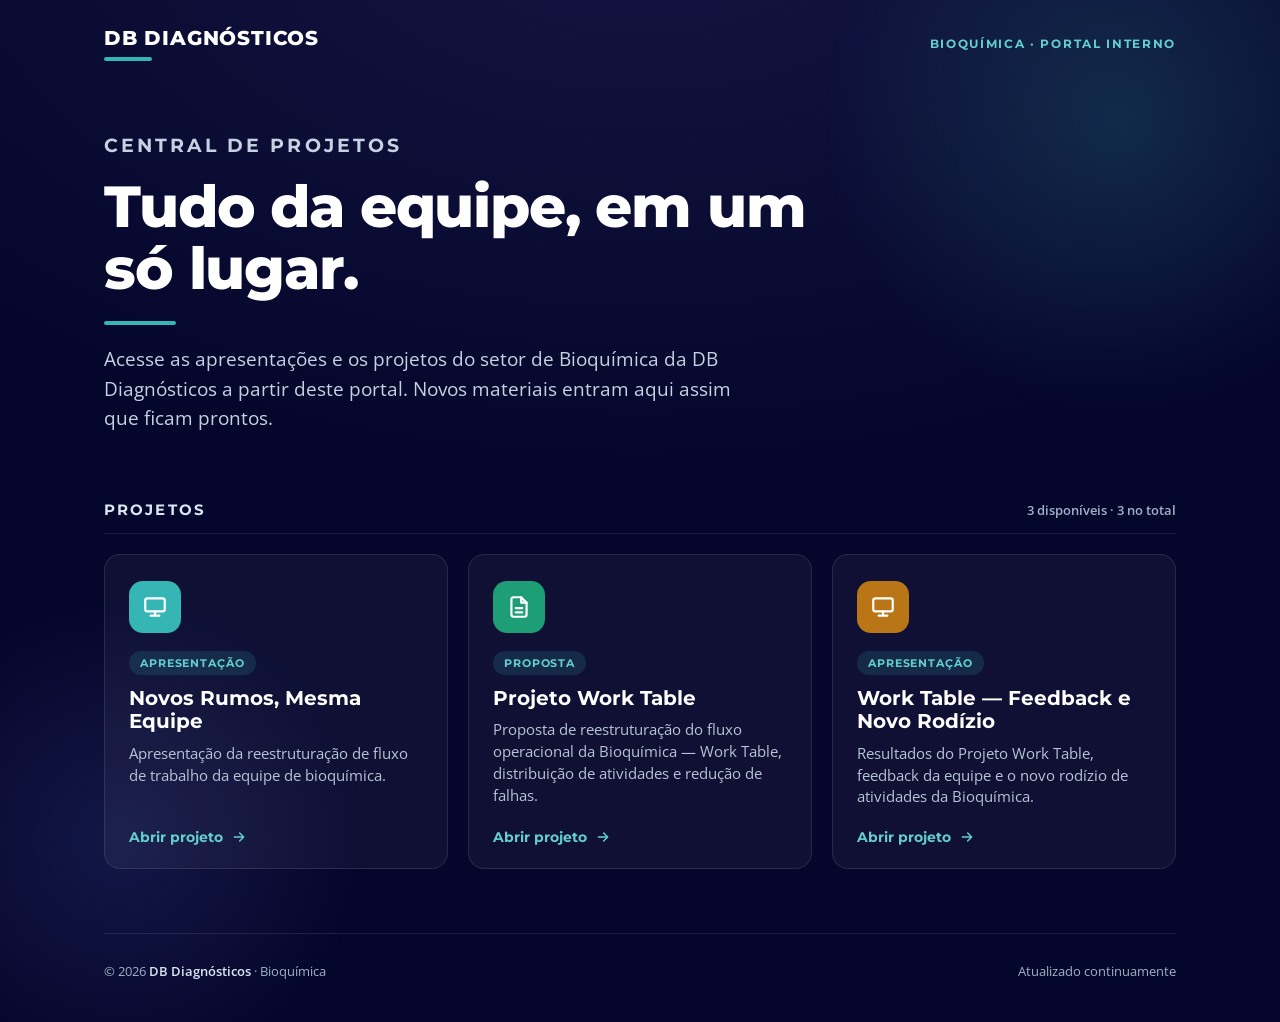
<file: index.html>
<!DOCTYPE html>
<html lang="pt-BR">
<head>
<meta charset="UTF-8" />
<meta name="viewport" content="width=device-width, initial-scale=1.0" />
<title>DB Diagnósticos · Bioquímica — Portal de Projetos</title>
<meta name="description" content="Central de projetos e apresentações do setor de Bioquímica da DB Diagnósticos." />
<link rel="preconnect" href="https://fonts.googleapis.com" />
<link rel="preconnect" href="https://fonts.gstatic.com" crossorigin />
<link href="https://fonts.googleapis.com/css2?family=Montserrat:wght@600;700;800&family=Open+Sans:wght@400;600;700&display=swap" rel="stylesheet" />
<style>
  :root{
    --blue-dark:#05062b;
    --blue-mid:#232a6b;
    --blue-light:#3a458f;
    --teal:#35b6b4;
    --teal-light:#62cfcd;
    --white:#ffffff;
    --ink:#1F2937;
    --muted:#9fb2c6;
    --line:rgba(255,255,255,.10);
    --card:rgba(255,255,255,.045);
    --card-hover:rgba(255,255,255,.075);
    --g1:#1D9E75; --g2:#534AB7; --g3:#D85A30; --g4:#BA7517;
    --radius:16px;
  }
  *{box-sizing:border-box;margin:0;padding:0;}
  html{scroll-behavior:smooth;}
  body{
    font-family:'Open Sans',system-ui,sans-serif;
    color:#e8eef6;
    background:radial-gradient(120% 90% at 50% -10%, #141642 0%, #05062b 62%);
    min-height:100vh;
    -webkit-font-smoothing:antialiased;
  }

  /* glows */
  .glow{position:fixed;border-radius:50%;pointer-events:none;z-index:0;}
  .glow.a{width:680px;height:680px;top:-220px;right:-180px;
    background:radial-gradient(circle, rgba(53,182,180,.18) 0%, rgba(53,182,180,0) 62%);}
  .glow.b{width:560px;height:560px;bottom:-220px;left:-160px;
    background:radial-gradient(circle, rgba(58,69,143,.28) 0%, rgba(58,69,143,0) 62%);}

  .wrap{position:relative;z-index:1;max-width:1120px;margin:0 auto;padding:0 24px;}

  /* top bar */
  header.top{display:flex;align-items:center;justify-content:space-between;padding:26px 0 18px;}
  .brand{display:flex;flex-direction:column;gap:7px;}
  .wordmark{font-family:'Montserrat',sans-serif;font-weight:800;font-size:20px;letter-spacing:.04em;color:#fff;}
  .wm-rule{width:48px;height:4px;background:var(--teal);border-radius:2px;}
  .top-tag{font-family:'Montserrat',sans-serif;font-weight:700;font-size:12px;letter-spacing:.14em;
    text-transform:uppercase;color:var(--teal-light);}

  /* hero */
  .hero{padding:52px 0 40px;max-width:780px;}
  .kicker{font-family:'Montserrat',sans-serif;font-weight:700;font-size:13px;letter-spacing:.16em;
    text-transform:uppercase;color:var(--teal);margin-bottom:16px;}
  .hero h1{font-family:'Montserrat',sans-serif;font-weight:800;font-size:clamp(34px,5.4vw,58px);
    line-height:1.06;letter-spacing:-.02em;color:#fff;}
  .hero .line{width:72px;height:4px;background:var(--teal);border-radius:2px;margin:22px 0 20px;}
  .hero p{font-size:clamp(16px,2vw,19px);line-height:1.55;color:#c4d2e2;max-width:640px;}

  /* section label */
  .sec-head{display:flex;align-items:baseline;justify-content:space-between;gap:16px;
    margin:26px 0 20px;padding-bottom:14px;border-bottom:1px solid var(--line);}
  .sec-head h2{font-family:'Montserrat',sans-serif;font-weight:700;font-size:15px;letter-spacing:.14em;
    text-transform:uppercase;color:#dbe6f1;}
  .sec-head .count{font-size:13px;color:var(--muted);font-weight:600;}

  /* grid */
  .grid{display:grid;grid-template-columns:repeat(auto-fill,minmax(300px,1fr));gap:20px;padding-bottom:16px;}

  .card{
    position:relative;display:flex;flex-direction:column;
    background:var(--card);border:1px solid var(--line);border-radius:var(--radius);
    padding:26px 24px 22px;text-decoration:none;color:inherit;overflow:hidden;
    transition:transform .18s ease, border-color .18s ease, background .18s ease, box-shadow .18s ease;
  }
  .card.live{cursor:pointer;}
  .card.live:hover{transform:translateY(-4px);background:var(--card-hover);
    border-color:rgba(53,182,180,.45);box-shadow:0 18px 40px rgba(0,0,0,.35);}
  .card.live:focus-visible{outline:2px solid var(--teal);outline-offset:3px;}
  .card.soon{opacity:.72;}

  .chip{width:52px;height:52px;border-radius:14px;display:flex;align-items:center;justify-content:center;
    margin-bottom:18px;flex:0 0 auto;}
  .chip svg{width:26px;height:26px;stroke:#fff;}

  .tag{display:inline-flex;align-items:center;gap:6px;align-self:flex-start;
    font-family:'Montserrat',sans-serif;font-weight:700;font-size:11px;letter-spacing:.08em;
    text-transform:uppercase;padding:5px 11px;border-radius:999px;margin-bottom:12px;}
  .tag.disp{background:rgba(53,182,180,.16);color:var(--teal-light);}
  .tag.soon{background:rgba(159,178,198,.14);color:var(--muted);}

  .card h3{font-family:'Montserrat',sans-serif;font-weight:700;font-size:20px;line-height:1.18;
    color:#fff;margin-bottom:9px;}
  .card p{font-size:14.5px;line-height:1.5;color:#b7c4d6;flex:1 1 auto;}

  .go{display:inline-flex;align-items:center;gap:8px;margin-top:20px;
    font-family:'Montserrat',sans-serif;font-weight:700;font-size:14px;color:var(--teal-light);}
  .go svg{width:16px;height:16px;transition:transform .18s ease;}
  .card.live:hover .go svg{transform:translateX(4px);}
  .go.muted{color:var(--muted);}

  footer{margin-top:48px;padding:28px 0 42px;border-top:1px solid var(--line);
    display:flex;align-items:center;justify-content:space-between;gap:16px;flex-wrap:wrap;
    font-size:13px;color:var(--muted);}
  footer b{color:#dbe6f1;font-weight:600;}

  @media(max-width:560px){
    header.top{flex-direction:column;align-items:flex-start;gap:14px;}
    .hero{padding:36px 0 30px;}
    .grid{grid-template-columns:1fr;}
  }
</style>
</head>
<body>
  <div class="glow a"></div>
  <div class="glow b"></div>

  <div class="wrap">
    <header class="top">
      <div class="brand">
        <span class="wordmark">DB DIAGNÓSTICOS</span>
        <span class="wm-rule"></span>
      </div>
      <span class="top-tag">Bioquímica · Portal interno</span>
    </header>

    <section class="hero">
      <p class="kicker">Central de Projetos</p>
      <h1>Tudo da equipe, em um só lugar.</h1>
      <div class="line"></div>
      <p>Acesse as apresentações e os projetos do setor de Bioquímica da DB Diagnósticos a partir deste portal. Novos materiais entram aqui assim que ficam prontos.</p>
    </section>

    <div class="sec-head">
      <h2>Projetos</h2>
      <span class="count" id="count"></span>
    </div>

    <main class="grid" id="grid"></main>

    <footer>
      <span>© <span id="year"></span> <b>DB Diagnósticos</b> · Bioquímica</span>
      <span>Atualizado continuamente</span>
    </footer>
  </div>

<script>
  /* =========================================================
     LISTA DE PROJETOS
     Para adicionar um novo projeto, copie um bloco abaixo.
     - status: "disponivel"  -> card clicável, abre o link
     - status: "em_breve"    -> card desabilitado ("Em breve")
     - href: caminho da pasta do projeto (ex.: "projetos/nome/")
     - accent: cor do ícone (use var(--g1..g4) ou var(--teal))
     ========================================================= */
  const PROJETOS = [
    {
      titulo: "Novos Rumos, Mesma Equipe",
      descricao: "Apresentação da reestruturação de fluxo de trabalho da equipe de bioquímica.",
      tag: "Apresentação",
      href: "projetos/reestruturacao-fluxo/",
      status: "disponivel",
      accent: "var(--teal)",
      icon: "deck"
    },
    {
      titulo: "Projeto Work Table",
      descricao: "Proposta de reestruturação do fluxo operacional da Bioquímica — Work Table, distribuição de atividades e redução de falhas.",
      tag: "Proposta",
      href: "projetos/projeto-work-table/",
      status: "disponivel",
      accent: "var(--g1)",
      icon: "doc"
    },
    {
      titulo: "Work Table — Feedback e Novo Rodízio",
      descricao: "Resultados do Projeto Work Table, feedback da equipe e o novo rodízio de atividades da Bioquímica.",
      tag: "Apresentação",
      href: "projetos/work-table-feedback/",
      status: "disponivel",
      accent: "var(--g4)",
      icon: "deck"
    }
  ];

  const ICONS = {
    deck: '<svg viewBox="0 0 24 24" fill="none" stroke-width="2" stroke-linecap="round" stroke-linejoin="round"><rect x="3" y="4" width="18" height="12" rx="2"/><path d="M8 20h8M12 16v4"/></svg>',
    lock: '<svg viewBox="0 0 24 24" fill="none" stroke-width="2" stroke-linecap="round" stroke-linejoin="round"><rect x="4" y="11" width="16" height="9" rx="2"/><path d="M8 11V8a4 4 0 0 1 8 0v3"/></svg>',
    doc:  '<svg viewBox="0 0 24 24" fill="none" stroke-width="2" stroke-linecap="round" stroke-linejoin="round"><path d="M14 3H7a2 2 0 0 0-2 2v14a2 2 0 0 0 2 2h10a2 2 0 0 0 2-2V8z"/><path d="M14 3v5h5M9 13h6M9 17h6"/></svg>',
    chart:'<svg viewBox="0 0 24 24" fill="none" stroke-width="2" stroke-linecap="round" stroke-linejoin="round"><path d="M4 20V10M10 20V4M16 20v-7M22 20H2"/></svg>'
  };
  const ARROW = '<svg viewBox="0 0 24 24" fill="none" stroke="currentColor" stroke-width="2.2" stroke-linecap="round" stroke-linejoin="round"><path d="M5 12h14M13 6l6 6-6 6"/></svg>';

  const grid = document.getElementById("grid");
  grid.innerHTML = PROJETOS.map(p => {
    const live = p.status === "disponivel";
    const tagClass = live ? "disp" : "soon";
    const el = live ? "a" : "div";
    const attrs = live ? `href="${p.href}"` : 'aria-disabled="true"';
    const icon = ICONS[p.icon] || ICONS.doc;
    const cta = live
      ? `<span class="go">Abrir projeto ${ARROW}</span>`
      : `<span class="go muted">Em breve</span>`;
    return `
      <${el} class="card ${live ? "live" : "soon"}" ${attrs}>
        <span class="chip" style="background:${p.accent}">${icon}</span>
        <span class="tag ${tagClass}">${p.tag}</span>
        <h3>${p.titulo}</h3>
        <p>${p.descricao}</p>
        ${cta}
      </${el}>`;
  }).join("");

  const disp = PROJETOS.filter(p => p.status === "disponivel").length;
  document.getElementById("count").textContent =
    `${disp} disponíve${disp === 1 ? "l" : "is"} · ${PROJETOS.length} no total`;
  document.getElementById("year").textContent = new Date().getFullYear();
</script>
</body>
</html>
</file>
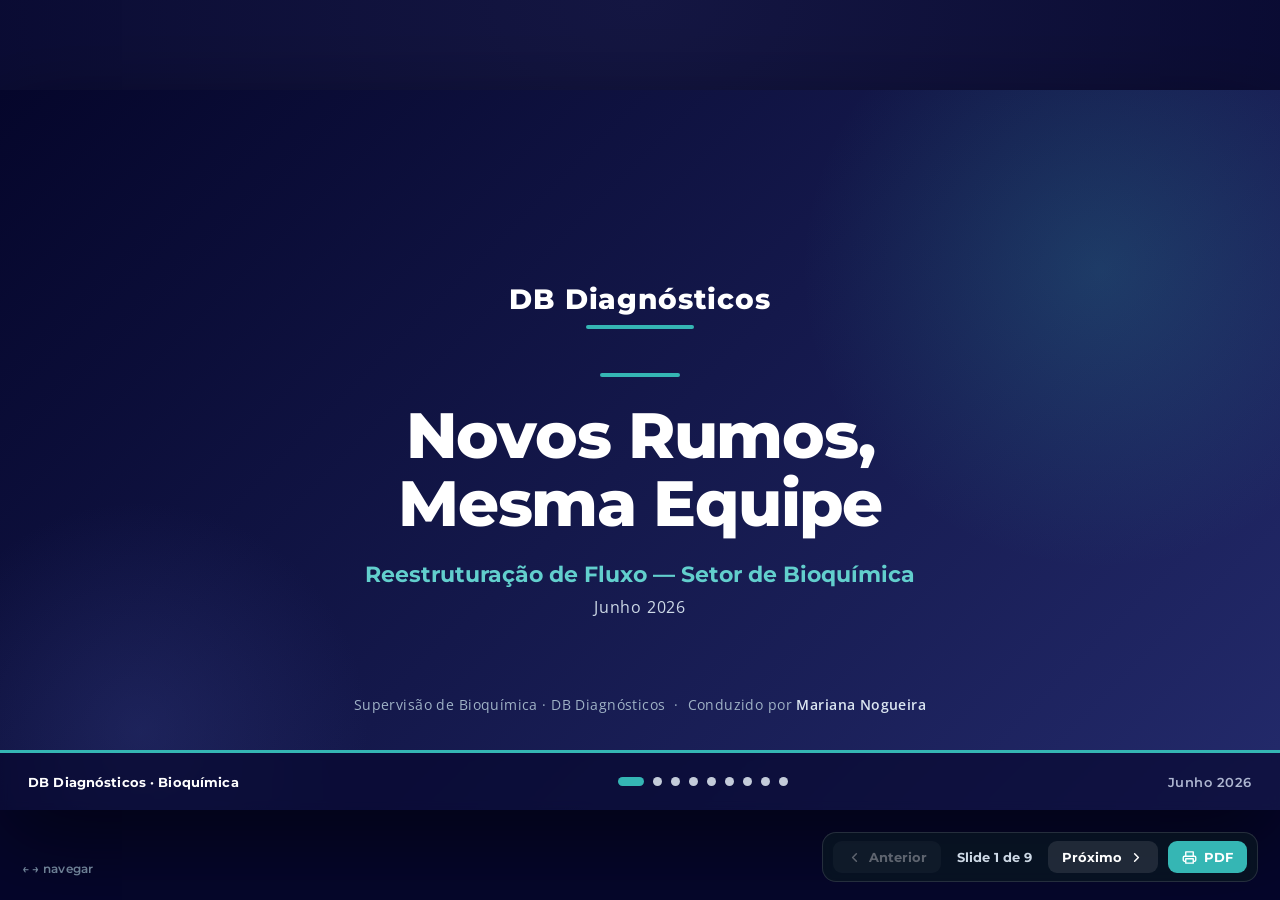
<file: projetos/reestruturacao-fluxo/index.html>
<!DOCTYPE html>
<html lang="pt-BR">
<head>
<meta charset="UTF-8" />
<meta name="viewport" content="width=device-width, initial-scale=1.0" />
<title>Novos Rumos, Mesma Equipe — Reestruturação de Fluxo · Bioquímica</title>
<link rel="preconnect" href="https://fonts.googleapis.com" />
<link rel="preconnect" href="https://fonts.gstatic.com" crossorigin />
<link href="https://fonts.googleapis.com/css2?family=Montserrat:wght@600;700;800&family=Open+Sans:wght@400;600;700&display=swap" rel="stylesheet" />
<style>
  :root{
    --db-blue-dark:#05062b;
    --db-blue-mid:#232a6b;
    --db-blue-light:#3a458f;
    --db-orange:#35b6b4;
    --db-orange-light:#62cfcd;
    --db-white:#FFFFFF;
    --db-gray-light:#F5F6FA;
    --db-gray-mid:#6B7280;
    --db-gray-dark:#1F2937;
    --g1:#1D9E75; --g2:#534AB7; --g3:#D85A30; --g4:#BA7517;
    --shadow:0 4px 16px rgba(0,0,0,.10);
    --shadow-lg:0 10px 30px rgba(0,0,0,.16);
    --radius:12px;
  }
  *{box-sizing:border-box;margin:0;padding:0;}
  html,body{height:100%;}
  body{
    font-family:'Open Sans',system-ui,sans-serif;
    background:#05062b;
    color:var(--db-gray-dark);
    overflow:hidden;
  }
  /* ---------- Stage / scaling ---------- */
  .stage{
    position:fixed;inset:0;
    display:flex;align-items:center;justify-content:center;
    background:radial-gradient(120% 120% at 50% 0%, #141642 0%, #05062b 70%);
  }
  .deck{
    position:relative;
    width:1280px;height:720px;flex:0 0 auto;
    transform-origin:center center;
    background:var(--db-white);
    box-shadow:0 30px 80px rgba(0,0,0,.5);
    overflow:hidden;
  }
  .slides{position:absolute;inset:0;}
  .slide{
    position:absolute;inset:0;
    opacity:0;visibility:hidden;
    transition:opacity .3s ease;
    padding:44px 60px 84px;
    display:flex;flex-direction:column;
  }
  .slide.active{opacity:1;visibility:visible;}

  .slide.dark{background:linear-gradient(135deg,var(--db-blue-dark) 0%,var(--db-blue-mid) 100%);color:var(--db-white);}
  .slide.neutral{background:var(--db-gray-light);}
  .slide.light{background:var(--db-white);}

  /* ---------- Header system ---------- */
  .kicker{
    font-family:'Montserrat',sans-serif;font-weight:700;
    font-size:13px;letter-spacing:.16em;text-transform:uppercase;
    color:var(--db-orange);margin-bottom:10px;
  }
  .slide.dark .kicker{color:var(--db-orange-light);}
  .s-title{
    font-family:'Montserrat',sans-serif;font-weight:800;
    font-size:32px;line-height:1.07;letter-spacing:-.01em;
    color:var(--db-blue-dark);
  }
  .slide.dark .s-title{color:var(--db-white);}
  .divider{width:60px;height:4px;background:var(--db-orange);border-radius:2px;margin:10px 0 9px;}
  .s-sub{font-size:17px;line-height:1.38;color:var(--db-gray-mid);max-width:920px;}
  .slide.dark .s-sub{color:var(--db-orange-light);}
  .head{flex:0 0 auto;margin-bottom:16px;}
  .body{flex:1 1 auto;min-height:0;display:flex;flex-direction:column;}

  /* ---------- Cards ---------- */
  .card{background:var(--db-white);border-radius:var(--radius);box-shadow:var(--shadow);padding:26px;}
  .icon-chip{
    width:54px;height:54px;border-radius:14px;display:flex;align-items:center;justify-content:center;
    margin-bottom:16px;
  }
  .icon-chip svg{width:28px;height:28px;}
  .card h3{font-family:'Montserrat',sans-serif;font-weight:700;font-size:20px;color:var(--db-blue-dark);margin-bottom:9px;}
  .card p{font-size:15.5px;line-height:1.5;color:var(--db-gray-dark);}

  .badge{
    display:inline-flex;align-items:center;gap:7px;
    background:var(--db-orange);color:#fff;font-family:'Montserrat','Helvetica Neue',Arial,sans-serif;font-weight:700;
    font-size:13px;letter-spacing:.02em;padding:7px 14px;border-radius:999px;
  }
  .badge svg{width:15px;height:15px;}

  /* ---------- Capa ---------- */
  #s1{align-items:center;justify-content:center;text-align:center;padding:40px;}
  #s1 .cover-inner{display:flex;flex-direction:column;align-items:center;max-width:1120px;}
  #s1 .wordmark{font-family:'Montserrat','Helvetica Neue',Arial,sans-serif;font-weight:800;font-size:28px;letter-spacing:.03em;color:#fff;white-space:nowrap;}
  #s1 .wm-rule{width:108px;height:4px;background:var(--db-orange);border-radius:2px;margin:9px 0 44px;}
  #s1 .cover-line{width:80px;height:4px;background:var(--db-orange);border-radius:2px;margin:0 0 24px;}
  #s1 h1{font-family:'Montserrat','Helvetica Neue',Arial,sans-serif;font-weight:800;font-size:64px;line-height:1.07;letter-spacing:-.02em;color:#fff;white-space:nowrap;}
  #s1 .cover-sub{font-family:'Montserrat','Helvetica Neue',Arial,sans-serif;font-weight:700;font-size:22px;color:var(--db-orange-light);margin-top:24px;}
  #s1 .cover-date{font-size:16px;color:#cdd9e6;margin-top:8px;letter-spacing:.05em;}
  #s1 .cover-foot{position:absolute;bottom:96px;left:0;right:0;text-align:center;font-size:14px;color:#9fb2c6;letter-spacing:.03em;}
  #s1 .cover-foot b{color:#dbe6f1;font-weight:600;}
  #s1 .glow{position:absolute;width:680px;height:680px;border-radius:50%;
    background:radial-gradient(circle, rgba(53,182,180,.20) 0%, rgba(53,182,180,0) 62%);
    top:-160px;right:-160px;pointer-events:none;}
  #s1 .glow2{position:absolute;width:520px;height:520px;border-radius:50%;
    background:radial-gradient(circle, rgba(58,69,143,.30) 0%, rgba(58,69,143,0) 62%);
    bottom:-180px;left:-120px;pointer-events:none;}

  /* ---------- Tabs (turnos) ---------- */
  .tabs{display:flex;gap:10px;}
  .tab{
    font-family:'Montserrat','Helvetica Neue',Arial,sans-serif;font-weight:700;font-size:14px;letter-spacing:.02em;
    padding:9px 20px;border-radius:999px;cursor:pointer;border:2px solid transparent;
    background:rgba(5,6,43,.08);color:var(--db-blue-dark);transition:all .15s;
  }
  .slide.dark .tab{background:rgba(255,255,255,.12);color:#fff;}
  .tab:hover{background:rgba(5,6,43,.16);}
  .slide.dark .tab:hover{background:rgba(255,255,255,.2);}
  .tab.on{background:var(--db-orange);color:#fff;}
  .slide.dark .tab.on{background:var(--db-orange);color:#fff;}

  /* ---------- Map (slide 3) ---------- */
  .map-wrap{flex:1;display:flex;gap:24px;min-height:0;}
  .map-stage{position:relative;width:620px;height:330px;flex:0 0 620px;}
  .equip{
    position:absolute;width:150px;height:56px;border-radius:10px;cursor:pointer;
    display:flex;flex-direction:column;align-items:center;justify-content:center;
    color:#fff;border:2px solid transparent;transition:transform .12s, filter .12s, box-shadow .12s;
    box-shadow:var(--shadow);
  }
  .equip:hover{filter:brightness(.92);transform:translateY(-2px);}
  .equip.sel{box-shadow:0 0 0 4px rgba(53,182,180,.95), var(--shadow-lg);transform:translateY(-2px);}
  .equip .en{font-family:'Montserrat','Helvetica Neue',Arial,sans-serif;font-weight:800;font-size:15px;line-height:1.1;white-space:nowrap;}
  .equip .eo{font-size:10px;font-weight:600;opacity:.92;margin-top:2px;white-space:nowrap;}
  .equip.info{background:#e5e9f2;color:var(--db-gray-mid);cursor:default;border:2px dashed #b9c2d6;box-shadow:none;}
  .equip.info:hover{filter:none;transform:none;}
  .pri-badge{
    position:absolute;top:-10px;right:-6px;background:var(--db-orange);color:#fff;
    font-family:'Montserrat','Helvetica Neue',Arial,sans-serif;font-weight:700;font-size:9px;letter-spacing:.01em;
    padding:2px 6px;border-radius:5px;box-shadow:var(--shadow);white-space:nowrap;
  }
  #arrows{position:absolute;inset:0;width:620px;height:330px;pointer-events:none;overflow:visible;}
  .cov-line{stroke:var(--db-orange);stroke-width:3;fill:none;stroke-dasharray:9 7;animation:flow 1s linear infinite;}
  @keyframes flow{to{stroke-dashoffset:-32;}}
  .cov-label{font-family:'Montserrat','Helvetica Neue',Arial,sans-serif;font-weight:700;font-size:11px;fill:var(--db-blue-dark);}
  .cov-label-bg{fill:#fff;opacity:.92;}

  .map-panel{
    flex:1;min-width:0;background:var(--db-gray-light);border-radius:var(--radius);
    border:1px solid #e4e8f1;padding:22px 22px;display:flex;flex-direction:column;
  }
  .map-panel .hint{color:var(--db-gray-mid);font-size:15px;line-height:1.5;margin:auto 0;text-align:center;}
  .mp-eq{font-family:'Montserrat','Helvetica Neue',Arial,sans-serif;font-weight:800;font-size:21px;color:var(--db-blue-dark);}
  .mp-resp{display:inline-flex;align-items:center;gap:8px;margin-top:6px;font-weight:600;font-size:14px;}
  .mp-resp .dotc{width:12px;height:12px;border-radius:50%;}
  .mp-acts{list-style:none;margin-top:14px;display:flex;flex-direction:column;gap:10px;}
  .mp-acts li{display:flex;gap:9px;font-size:14px;line-height:1.4;color:var(--db-gray-dark);}
  .mp-acts li svg{flex:0 0 17px;width:17px;height:17px;color:var(--db-orange);margin-top:2px;}
  .mp-cover{margin-top:16px;padding-top:14px;border-top:1px dashed #cbd3e0;font-size:13.5px;color:var(--db-gray-dark);}
  .mp-cover b{color:var(--db-blue-dark);font-family:'Montserrat','Helvetica Neue',Arial,sans-serif;}

  .map-toolbar{display:flex;align-items:center;gap:14px;margin-bottom:16px;flex-wrap:wrap;}
  .cov-toggle{
    font-family:'Montserrat','Helvetica Neue',Arial,sans-serif;font-weight:700;font-size:13px;cursor:pointer;
    padding:9px 16px;border-radius:999px;border:2px solid var(--db-orange);
    background:transparent;color:var(--db-orange);transition:all .15s;display:inline-flex;gap:7px;align-items:center;
  }
  .cov-toggle:hover{background:rgba(53,182,180,.12);}
  .cov-toggle.on{background:var(--db-orange);color:#fff;}

  /* ---------- Person cards (slide 4 / 9) ---------- */
  .pgrid{display:grid;grid-template-columns:repeat(4,1fr);gap:16px;flex:1;min-height:0;}
  .pcard{background:#fff;border-radius:var(--radius);box-shadow:var(--shadow);overflow:hidden;display:flex;flex-direction:column;min-height:0;}
  .pcard .pc-top{padding:13px 16px 11px;color:#fff;flex:0 0 auto;}
  .pcard .pc-name{font-family:'Montserrat','Helvetica Neue',Arial,sans-serif;font-weight:800;font-size:18px;}
  .pcard .pc-eq{font-size:12px;font-weight:600;opacity:.95;margin-top:3px;letter-spacing:.01em;}
  .pcard .pc-body{padding:13px 16px 15px;flex:1;min-height:0;}
  .pc-body ul{list-style:none;display:flex;flex-direction:column;gap:8px;}
  .pc-body li{display:flex;gap:8px;font-size:12.5px;line-height:1.34;color:var(--db-gray-dark);}
  .pc-body li svg{flex:0 0 14px;width:14px;height:14px;color:var(--db-orange);margin-top:2px;}

  /* ---------- Coverage table (slide 5) ---------- */
  .cov-note{
    background:#fff;border-left:6px solid var(--db-orange);border-radius:10px;
    box-shadow:var(--shadow);padding:16px 20px;margin-bottom:18px;display:flex;gap:13px;align-items:flex-start;
  }
  .cov-note svg{flex:0 0 24px;width:24px;height:24px;color:var(--db-orange);margin-top:1px;}
  .cov-note p{font-size:15px;line-height:1.45;color:var(--db-gray-dark);}
  .cov-note b{color:var(--db-blue-dark);}
  .ctable{width:100%;border-collapse:separate;border-spacing:0 10px;}
  .ctable th{
    font-family:'Montserrat','Helvetica Neue',Arial,sans-serif;font-weight:700;font-size:12px;letter-spacing:.08em;text-transform:uppercase;
    color:var(--db-gray-mid);text-align:left;padding:0 18px;
  }
  .ctable td{background:#fff;padding:15px 18px;font-size:15.5px;vertical-align:middle;}
  .ctable tr td:first-child{border-radius:10px 0 0 10px;}
  .ctable tr td:last-child{border-radius:0 10px 10px 0;}
  .ctable tbody tr{box-shadow:var(--shadow);}
  .cell-folga{font-family:'Montserrat','Helvetica Neue',Arial,sans-serif;font-weight:700;color:var(--db-gray-dark);}
  .cell-cobre{font-family:'Montserrat','Helvetica Neue',Arial,sans-serif;font-weight:800;color:var(--db-blue-dark);}
  .arrow-cell{text-align:center;width:54px;}
  .arrow-cell svg{width:26px;height:18px;color:var(--db-orange);}
  .cell-assume{color:var(--db-gray-mid);font-size:14px;}

  /* ---------- Slide 6 ---------- */
  .news-grid{display:grid;grid-template-columns:1.3fr 1fr;gap:26px;flex:1;align-items:start;}
  .sched{display:flex;flex-direction:column;gap:14px;}
  .sched-card{background:#fff;border-radius:var(--radius);box-shadow:var(--shadow);padding:18px 20px;border-top:4px solid var(--db-orange);}
  .sched-card .sc-turn{font-family:'Montserrat','Helvetica Neue',Arial,sans-serif;font-weight:700;font-size:13px;color:var(--db-orange);letter-spacing:.04em;}
  .sched-card .sc-name{font-family:'Montserrat','Helvetica Neue',Arial,sans-serif;font-weight:800;font-size:19px;color:var(--db-blue-dark);margin-top:2px;}
  .sched-card .sc-time{font-size:22px;font-weight:700;color:var(--db-gray-dark);margin-top:6px;}
  .note-soft{font-size:13.5px;color:var(--db-gray-mid);margin-top:6px;}
  .quote-foot{
    margin-top:auto;padding-top:18px;font-style:italic;font-family:'Montserrat','Helvetica Neue',Arial,sans-serif;font-weight:600;
    font-size:18px;color:var(--db-blue-dark);
  }

  /* ---------- Slide 8 columns ---------- */
  .two-col{display:grid;grid-template-columns:1.4fr 1fr;gap:26px;flex:1;}
  .col-h{font-family:'Montserrat','Helvetica Neue',Arial,sans-serif;font-weight:800;font-size:18px;margin-bottom:14px;letter-spacing:.01em;}
  .imp-list{list-style:none;display:flex;flex-direction:column;gap:14px;}
  .imp-list li{display:flex;gap:11px;background:#fff;border-radius:10px;box-shadow:var(--shadow);padding:15px 17px;font-size:14.5px;line-height:1.42;}
  .imp-list li svg{flex:0 0 19px;width:19px;height:19px;margin-top:2px;}

  /* ---------- Closing (slide 9) ---------- */
  #s9 .letter{font-size:14px;line-height:1.48;color:#dbe6f1;max-width:1120px;}
  #s9 .letter p{margin-bottom:7px;}
  #s9 .sign{font-family:'Montserrat','Helvetica Neue',Arial,sans-serif;font-weight:700;color:var(--db-orange-light);font-size:14px;margin-top:4px;}
  #s9 .sec-h{font-family:'Montserrat','Helvetica Neue',Arial,sans-serif;font-weight:700;color:#fff;font-size:15px;margin:12px 0 10px;display:flex;align-items:center;gap:14px;}
  #s9 .pc-body{overflow-y:auto;}
  #s9 .pc-body::-webkit-scrollbar{width:6px;}
  #s9 .pc-body::-webkit-scrollbar-thumb{background:#cdd5e2;border-radius:3px;}
  #s9 .pcard .pc-body{font-size:11.5px;}
  #s9 .pc-body li{font-size:11.5px;line-height:1.32;}
  #s9 .pc-sub{font-family:'Montserrat','Helvetica Neue',Arial,sans-serif;font-weight:700;font-size:10.5px;letter-spacing:.03em;text-transform:uppercase;color:var(--db-gray-mid);margin:11px 0 6px;}
  #s9 .pc-sub:first-child{margin-top:0;}
  #s9 .cover-note{font-size:11px;color:var(--db-gray-mid);margin-top:9px;padding-top:8px;border-top:1px dashed #dfe4ee;line-height:1.38;}
  #s9 .cover-note b{color:var(--db-blue-dark);}

  /* ---------- Footer ---------- */
  .deck-footer{
    position:absolute;left:0;right:0;bottom:0;height:60px;
    display:flex;align-items:center;justify-content:space-between;padding:0 28px;
    border-top:3px solid var(--db-orange);background:rgba(255,255,255,.72);backdrop-filter:blur(4px);
    font-size:13px;color:var(--db-gray-mid);z-index:5;
  }
  .slide.dark ~ .deck-footer,.deck-footer.on-dark{background:rgba(5,6,43,.62);}
  .deck-footer.on-dark{color:#aeb6d0;}
  .deck-footer.on-dark .ft-left{color:#fff;}
  .ft-left{font-family:'Montserrat','Helvetica Neue',Arial,sans-serif;font-weight:700;color:var(--db-blue-dark);letter-spacing:.01em;}
  .ft-right{font-family:'Montserrat','Helvetica Neue',Arial,sans-serif;font-weight:600;letter-spacing:.04em;}
  .dots{display:flex;gap:9px;align-items:center;}
  .dot{width:9px;height:9px;border-radius:50%;background:#c4ccda;cursor:pointer;transition:all .2s;}
  .dot:hover{background:var(--db-orange-light);}
  .dot.on{background:var(--db-orange);width:26px;border-radius:6px;}

  /* ---------- Controls (outside scaled deck) ---------- */
  .controls{
    position:fixed;bottom:18px;right:22px;z-index:50;
    display:flex;align-items:center;gap:10px;
    background:rgba(10,23,34,.78);border:1px solid rgba(255,255,255,.12);
    padding:8px 10px;border-radius:14px;backdrop-filter:blur(8px);
  }
  .controls .pg{font-family:'Montserrat','Helvetica Neue',Arial,sans-serif;font-weight:700;font-size:13px;color:#cdd9e6;padding:0 6px;min-width:74px;text-align:center;}
  .nbtn{
    font-family:'Montserrat','Helvetica Neue',Arial,sans-serif;font-weight:700;font-size:13px;cursor:pointer;border:none;
    background:rgba(255,255,255,.1);color:#fff;padding:8px 14px;border-radius:9px;display:flex;align-items:center;gap:7px;transition:background .15s;
  }
  .nbtn:hover{background:rgba(255,255,255,.2);}
  .nbtn:disabled{opacity:.35;cursor:default;}
  .nbtn.pdf{background:var(--db-orange);}
  .nbtn.pdf:hover{background:var(--db-orange-light);}
  .nbtn svg{width:15px;height:15px;}
  .hint-kbd{position:fixed;bottom:24px;left:22px;z-index:50;color:#6d8095;font-size:12px;font-family:'Montserrat','Helvetica Neue',Arial,sans-serif;font-weight:600;letter-spacing:.02em;}

  /* ---------- Responsive controls ---------- */
  @media (max-width:760px){
    .hint-kbd{display:none;}
    .controls{left:50%;right:auto;transform:translateX(-50%);bottom:12px;gap:7px;padding:7px 9px;}
    .nbtn{padding:8px 11px;font-size:12px;}
    .controls .pg{min-width:60px;font-size:12px;padding:0 3px;}
  }
  @media (max-width:480px){
    .nbtn span,.nbtn:not(.pdf){font-size:0;}
    .nbtn svg{width:17px;height:17px;}
    .nbtn.pdf{font-size:12px;}
    .controls .pg{min-width:52px;}
  }

  /* ---------- Print ---------- */
  @media print{
    @page{size:1280px 720px;margin:0;}
    body{overflow:visible;background:#fff;}
    .controls,.hint-kbd{display:none!important;}
    .stage{position:static;display:block;background:#fff;}
    .deck{transform:none!important;width:1280px;height:auto;box-shadow:none;}
    .slides{position:static;}
    .slide{position:static!important;opacity:1!important;visibility:visible!important;
      width:1280px;height:720px;page-break-after:always;break-after:page;overflow:hidden;}
    .deck-footer{display:none;}
  }
</style>
</head>
<body>
<div class="stage">
  <div class="deck" id="deck">
    <div class="slides" id="slides">

      <!-- ===================== SLIDE 1 — CAPA ===================== -->
      <section class="slide dark active" id="s1" data-screen-label="01 Capa">
        <div class="glow"></div><div class="glow2"></div>
        <div class="cover-inner">
          <div class="wordmark">DB Diagnósticos</div>
          <div class="wm-rule"></div>
          <div class="cover-line"></div>
          <h1>Novos Rumos,<br/>Mesma Equipe</h1>
          <div class="cover-sub">Reestruturação de Fluxo — Setor de Bioquímica</div>
          <div class="cover-date">Junho 2026</div>
        </div>
        <div class="cover-foot">Supervisão de Bioquímica · DB Diagnósticos &nbsp;·&nbsp; Conduzido por <b>Mariana Nogueira</b></div>
      </section>

      <!-- ===================== SLIDE 2 — POR QUE MUDAR ===================== -->
      <section class="slide neutral" id="s2" data-screen-label="02 Por que mudar">
        <div class="head">
          <div class="kicker">O ponto de partida</div>
          <h2 class="s-title">Por que estamos mudando?</h2>
          <div class="divider"></div>
          <p class="s-sub" style="color:var(--db-orange);font-weight:600;">Evolução não acontece por acaso — ela é construída em equipe.</p>
        </div>
        <div class="body">
          <div style="display:grid;grid-template-columns:repeat(3,1fr);gap:22px;flex:1;">
            <div class="card">
              <div class="icon-chip" style="background:rgba(35,42,107,.12);color:var(--db-blue-mid);">
                <svg viewBox="0 0 24 24" fill="none" stroke="currentColor" stroke-width="2" stroke-linecap="round" stroke-linejoin="round"><circle cx="12" cy="12" r="9"/><circle cx="12" cy="12" r="4"/><circle cx="12" cy="12" r="1" fill="currentColor"/></svg>
              </div>
              <h3>Otimização da operação</h3>
              <p>Precisamos minimizar impactos de erros nos microfluxos do setor e garantir que cada etapa do processo seja executada com precisão e consistência.</p>
            </div>
            <div class="card">
              <div class="icon-chip" style="background:rgba(53,182,180,.14);color:var(--db-orange);">
                <svg viewBox="0 0 24 24" fill="currentColor" stroke="none"><path d="M12 2.5l2.7 5.8 6.3.7-4.7 4.3 1.3 6.2L12 16.9 6.1 19.5l1.3-6.2L2.7 9l6.3-.7z"/></svg>
              </div>
              <h3>Destaque na empresa</h3>
              <p>Com um fluxo bem estruturado, o setor de Bioquímica se posiciona como referência dentro do DB Diagnósticos — e isso reflete diretamente no crescimento de cada um de nós.</p>
            </div>
            <div class="card">
              <div class="icon-chip" style="background:rgba(58,69,143,.14);color:var(--db-blue-light);">
                <svg viewBox="0 0 24 24" fill="currentColor" stroke="none"><path d="M12 20.5l-1.3-1.2C6 15 3 12.3 3 8.9 3 6.4 5 4.5 7.4 4.5c1.4 0 2.8.7 3.6 1.8.8-1.1 2.2-1.8 3.6-1.8C17 4.5 19 6.4 19 8.9c0 3.4-3 6.1-7.7 10.4L12 20.5z"/></svg>
              </div>
              <h3>A liderança ouviu vocês</h3>
              <p>A sobrecarga foi percebida. Novas vagas foram abertas e essa reestruturação existe para que o trabalho de todos flua melhor. Isso é cuidado com a equipe.</p>
            </div>
          </div>
        </div>
      </section>

      <!-- ===================== SLIDE 3 — MAPA DA BANCADA ===================== -->
      <section class="slide light" id="s3" data-screen-label="03 Mapa da bancada">
        <div class="head">
          <div class="kicker">Novo fluxo</div>
          <h2 class="s-title">Nossa bancada, nossa responsabilidade</h2>
          <div class="divider"></div>
          <p class="s-sub">Selecione o turno para ver quem cuida de cada equipamento.</p>
        </div>
        <div class="body">
          <div class="map-toolbar">
            <div class="tabs" id="map-tabs"></div>
            <button class="cov-toggle" id="cov-toggle">
              <svg viewBox="0 0 24 24" fill="none" stroke="currentColor" stroke-width="2" stroke-linecap="round" stroke-linejoin="round"><path d="M3 12h14"/><path d="M13 6l6 6-6 6"/></svg>
              Ver coberturas de folga
            </button>
          </div>
          <div class="map-wrap">
            <div class="map-stage" id="map-stage">
              <svg id="arrows"></svg>
            </div>
            <div class="map-panel" id="map-panel">
              <p class="hint">Clique em um equipamento no mapa para ver o responsável e suas atividades neste turno.</p>
            </div>
          </div>
        </div>
      </section>

      <!-- ===================== SLIDE 4 — RESPONSABILIDADES ===================== -->
      <section class="slide dark" id="s4" data-screen-label="04 Responsabilidades">
        <div class="head">
          <div style="display:flex;justify-content:space-between;align-items:flex-end;gap:20px;flex-wrap:wrap;">
            <div>
              <div class="kicker">Responsabilidades individuais</div>
              <h2 class="s-title">Cada um no seu lugar, todos pelo mesmo objetivo</h2>
              <div class="divider"></div>
              <p class="s-sub">As responsabilidades são individuais. O resultado é coletivo.</p>
            </div>
            <div class="tabs" id="s4-tabs"></div>
          </div>
        </div>
        <div class="body">
          <div class="pgrid" id="s4-grid"></div>
        </div>
      </section>

      <!-- ===================== SLIDE 5 — COBERTURA DE FOLGAS ===================== -->
      <section class="slide neutral" id="s5" data-screen-label="05 Cobertura de folgas">
        <div class="head">
          <div style="display:flex;justify-content:space-between;align-items:flex-end;gap:20px;flex-wrap:wrap;">
            <div>
              <div class="kicker">Cobertura de folgas</div>
              <h2 class="s-title">Quando um descansa, o time não para</h2>
              <div class="divider"></div>
              <p class="s-sub">Cada colaborador sabe quem cobrirá e será coberto. O fluxo continua.</p>
            </div>
            <div class="tabs" id="s5-tabs"></div>
          </div>
        </div>
        <div class="body">
          <div class="cov-note">
            <svg viewBox="0 0 24 24" fill="none" stroke="currentColor" stroke-width="2" stroke-linecap="round" stroke-linejoin="round"><path d="M12 3l9 16H3z"/><path d="M12 10v5M12 17h.01"/></svg>
            <p><b>Prioridade máxima:</b> os equipamentos RAU 51, 52, 53 e 54 fazem parte do fluxo <b>one way</b>. Em qualquer cobertura de folga, eles devem ser atendidos primeiro.</p>
          </div>
          <table class="ctable">
            <thead><tr><th>Quem folga</th><th></th><th>Quem cobre</th><th>O que assume</th></tr></thead>
            <tbody id="s5-rows"></tbody>
          </table>
        </div>
      </section>

      <!-- ===================== SLIDE 6 — ANALISTA DE QUALIDADE ===================== -->
      <section class="slide light" id="s6" data-screen-label="06 Analista de qualidade">
        <div class="head">
          <div class="kicker">Novidades</div>
          <h2 class="s-title">Novidades que fortalecem o time</h2>
          <div class="divider"></div>
          <span class="badge">
            <svg viewBox="0 0 24 24" fill="none" stroke="currentColor" stroke-width="2" stroke-linecap="round" stroke-linejoin="round"><path d="M6 9a6 6 0 0 1 12 0c0 5 2 6 2 6H4s2-1 2-6z"/><path d="M10 20a2 2 0 0 0 4 0"/></svg>
            Novo na equipe
          </span>
        </div>
        <div class="body">
          <div class="news-grid">
            <div class="card" style="border-top:5px solid var(--db-orange);">
              <h3 style="font-size:24px;">Nova vaga: Analista de Qualidade</h3>
              <p style="font-size:16px;margin-top:10px;line-height:1.55;">A coordenação analítica identificou a necessidade de reforçar a qualidade dos processos. Uma analista de qualidade foi integrada aos turnos <b>A</b> e <b>B</b> para amarrar os fluxos e reduzir vieses operacionais.</p>
              <p class="note-soft" style="margin-top:16px;">O turno C ainda não terá analista de qualidade neste primeiro momento.</p>
            </div>
            <div class="sched">
              <div class="sched-card">
                <div class="sc-turn">PATRÍCIA · TURNO A</div>
                <div class="sc-time">06h30 — 15h00</div>
              </div>
              <div class="sched-card">
                <div class="sc-turn">VAGA · TURNO B</div>
                <div class="sc-time">14h45 — 23h10</div>
              </div>
            </div>
          </div>
          <p class="quote-foot">“Qualidade não é um departamento — é uma cultura que construímos juntos.”</p>
        </div>
      </section>

      <!-- ===================== SLIDE 7 — BECKMAN ACADEMY ===================== -->
      <section class="slide dark" id="s7" data-screen-label="07 Beckman Academy">
        <div class="head">
          <div class="kicker">Desenvolvimento</div>
          <h2 class="s-title">Beckman Academy: crescer faz parte do trabalho</h2>
          <div class="divider"></div>
          <p class="s-sub">Um projeto de aprimoramento técnico e analítico para toda a equipe.</p>
        </div>
        <div class="body">
          <div style="display:grid;grid-template-columns:repeat(3,1fr);gap:20px;flex:1;">
            <div class="card" style="border-top:5px solid var(--db-orange);">
              <div class="icon-chip" style="background:rgba(35,42,107,.12);color:var(--db-blue-mid);">
                <svg viewBox="0 0 24 24" fill="none" stroke="currentColor" stroke-width="2" stroke-linecap="round" stroke-linejoin="round"><path d="M3 9l9-4 9 4-9 4z"/><path d="M7 11v4.5c0 1.2 2.3 2.5 5 2.5s5-1.3 5-2.5V11"/><path d="M21 9v5"/></svg>
              </div>
              <h3>Para quem está começando</h3>
              <p>Colaboradores sem certificação Beckman passarão por treinamento completo do zero, com módulos estruturados por nível.</p>
            </div>
            <div class="card" style="border-top:5px solid var(--db-orange);">
              <div class="icon-chip" style="background:rgba(53,182,180,.14);color:var(--db-orange);">
                <svg viewBox="0 0 24 24" fill="none" stroke="currentColor" stroke-width="2" stroke-linecap="round" stroke-linejoin="round"><circle cx="12" cy="14" r="6"/><path d="M9 9.3L7 3h4l1.3 3M15 9.3L17 3h-4"/><path d="M12 12l.9 1.8 2 .3-1.4 1.4.3 2-1.8-1-1.8 1 .3-2L9.1 14.1l2-.3z"/></svg>
              </div>
              <h3>Para quem já tem experiência</h3>
              <p>Módulos específicos focados na expertise de cada colaborador com a Beckman. Provas por nível, disparadas e sinalizadas pela supervisão.</p>
            </div>
            <div class="card" style="border-top:5px solid var(--db-orange);">
              <div class="icon-chip" style="background:rgba(58,69,143,.14);color:var(--db-blue-light);">
                <svg viewBox="0 0 24 24" fill="none" stroke="currentColor" stroke-width="2" stroke-linecap="round" stroke-linejoin="round"><path d="M7 4h10v4a5 5 0 0 1-10 0z"/><path d="M7 6H4v1a3 3 0 0 0 3 3M17 6h3v1a3 3 0 0 1-3 3"/><path d="M9 19h6M12 14v5"/></svg>
              </div>
              <h3>Reconhecimento garantido</h3>
              <p>Certificação ao concluir cada módulo. Premiação especial para os destaques. Seu esforço será reconhecido.</p>
            </div>
          </div>
          <p style="color:#cdd9e6;font-size:14px;margin-top:18px;text-align:center;">Os treinamentos podem exigir ajuste de escala para participação. A supervisão comunicará com antecedência.</p>
        </div>
      </section>

      <!-- ===================== SLIDE 8 — MELHORIAS + BOAS PRÁTICAS ===================== -->
      <section class="slide neutral" id="s8" data-screen-label="08 Melhorias e boas práticas">
        <div class="head">
          <div class="kicker">Em andamento</div>
          <h2 class="s-title">Melhorias em andamento e boas práticas</h2>
          <div class="divider"></div>
        </div>
        <div class="body">
          <div class="two-col">
            <div>
              <div class="col-h" style="color:var(--db-orange);">Melhorias em andamento · com Felipe</div>
              <ul class="imp-list">
                <li><svg viewBox="0 0 24 24" fill="none" stroke="var(--db-orange)" stroke-width="2.4" stroke-linecap="round" stroke-linejoin="round"><path d="M5 12l4.5 4.5L19 7"/></svg><span>Troca de todos os leitores de etiqueta — peças já solicitadas à Beckman.</span></li>
                <li><svg viewBox="0 0 24 24" fill="none" stroke="var(--db-orange)" stroke-width="2.4" stroke-linecap="round" stroke-linejoin="round"><path d="M5 12l4.5 4.5L19 7"/></svg><span>Treinamento de processos críticos com o técnico Felipe: troca de seringa, manuseio da estação de lavagem e outros. (datas sendo avaliadas)</span></li>
                <li><svg viewBox="0 0 24 24" fill="none" stroke="var(--db-orange)" stroke-width="2.4" stroke-linecap="round" stroke-linejoin="round"><path d="M5 12l4.5 4.5L19 7"/></svg><span>Atualização do sistema de todos os AUs: a entrada de urgência passará a funcionar integrada às raques de controle e calibração, otimizando a liberação dos equipamentos. (A partir de 05/06/2026)</span></li>
              </ul>
            </div>
            <div>
              <div class="col-h" style="color:var(--db-blue-mid);">Boas práticas obrigatórias · assessora Beckman</div>
              <ul class="imp-list">
                <li><svg viewBox="0 0 24 24" fill="none" stroke="var(--db-blue-mid)" stroke-width="2" stroke-linecap="round" stroke-linejoin="round"><path d="M12 3l9 16H3z"/><path d="M12 10v5M12 17h.01"/></svg><span>Sempre homogeneizar <b>FR</b> e <b>ASO</b> antes do uso.</span></li>
                <li><svg viewBox="0 0 24 24" fill="none" stroke="var(--db-blue-mid)" stroke-width="2" stroke-linecap="round" stroke-linejoin="round"><path d="M12 3l9 16H3z"/><path d="M12 10v5M12 17h.01"/></svg><span>Realizar a troca do copo de <b>CLEANING</b> regularmente.</span></li>
              </ul>
            </div>
          </div>
        </div>
      </section>

      <!-- ===================== SLIDE 9 — ENCERRAMENTO ===================== -->
      <section class="slide dark" id="s9" data-screen-label="09 Encerramento">
        <div class="head" style="margin-bottom:14px;">
          <div class="kicker">Encerramento · Carta do time</div>
          <h2 class="s-title" style="font-size:34px;">Vocês estão construindo algo maior</h2>
          <div class="divider"></div>
        </div>
        <div class="body">
          <div class="letter">
            <p>Essa reestruturação não é apenas uma mudança de fluxo. É o primeiro passo de um projeto que, se bem executado aqui no nosso setor, será replicado em todas as unidades do DB Diagnósticos no Brasil.</p>
            <p>Cada tarefa cumprida, cada equipamento bem mantido, cada cobertura de folga realizada com responsabilidade — tudo isso compõe o mosaico de um setor que virou referência. <b style="color:#fff;">Somos um time. Evoluímos juntos.</b></p>
            <div class="sign">— Supervisão de Bioquímica · DB Diagnósticos</div>
          </div>
          <div class="sec-h">
            <span>Suas responsabilidades — claras, objetivas, suas.</span>
            <div class="tabs" id="s9-tabs" style="margin-left:auto;"></div>
          </div>
          <div class="pgrid" id="s9-grid"></div>
        </div>
      </section>

    </div><!-- /slides -->

    <!-- shared footer -->
    <footer class="deck-footer" id="footer">
      <div class="ft-left">DB Diagnósticos · Bioquímica</div>
      <div class="dots" id="dots"></div>
      <div class="ft-right">Junho 2026</div>
    </footer>
  </div><!-- /deck -->
</div><!-- /stage -->

<div class="hint-kbd">← →  navegar</div>
<div class="controls">
  <button class="nbtn" id="prev"><svg viewBox="0 0 24 24" fill="none" stroke="currentColor" stroke-width="2.4" stroke-linecap="round" stroke-linejoin="round"><path d="M15 18l-6-6 6-6"/></svg>Anterior</button>
  <div class="pg" id="pg">Slide 1 de 9</div>
  <button class="nbtn" id="next">Próximo<svg viewBox="0 0 24 24" fill="none" stroke="currentColor" stroke-width="2.4" stroke-linecap="round" stroke-linejoin="round"><path d="M9 18l6-6-6-6"/></svg></button>
  <button class="nbtn pdf" id="pdf"><svg viewBox="0 0 24 24" fill="none" stroke="currentColor" stroke-width="2.2" stroke-linecap="round" stroke-linejoin="round"><path d="M6 9V3h12v6M6 18H4a2 2 0 0 1-2-2v-4a2 2 0 0 1 2-2h16a2 2 0 0 1 2 2v4a2 2 0 0 1-2 2h-2M6 14h12v7H6z"/></svg>PDF</button>
</div>

<script>
/* ============================ DATA ============================ */
const ICON_CHECK='<svg viewBox="0 0 24 24" fill="none" stroke="currentColor" stroke-width="2.6" stroke-linecap="round" stroke-linejoin="round"><path d="M5 12l4.5 4.5L19 7"/></svg>';
const ICON_ARROW='<svg viewBox="0 0 24 24" fill="none" stroke="currentColor" stroke-width="2.6" stroke-linecap="round" stroke-linejoin="round"><path d="M4 12h14M13 6l6 6-6 6"/></svg>';

const GROUPS={
  g1:{label:'RAU 51 + RAU 53',color:'#1D9E75',equip:'RAU 51 e RAU 53',acts:[
    'Manutenção dos equipamentos RAU 51 e RAU 53.',
    'Raqueamento do one way nos dois equipamentos.',
    'Impressão de etiquetas após leitura do berço (impressão imediata após a finalização de leitura do berço e inserção das amostras novamente no equipamento IMEDIATO)']},
  g2:{label:'RAU 52 + RAU 54',color:'#534AB7',equip:'RAU 52 e RAU 54',acts:[
    'Manutenção dos equipamentos RAU 52 e RAU 54.',
    'Raqueamento do one way apenas no RAU 52.',
    'Impressão de etiquetas após leitura do berço apenas do RAU 52. (Continuar fluxo de impressão de etiquetas das amostras OneWay)']},
  g3:{label:'RAU 55 + RAUT 5',color:'#D85A30',equip:'RAU 55 e RAUT 5',acts:[
    'Manutenção dos equipamentos RAU 55 e RAUT 5.',
    'Impressão de TODAS as etiquetas brancas do setor — responsabilidade exclusiva deste perfil.',
    'Operação do equipamento RAUT 5.']},
  g4:{label:'DXC + OPTILITE + Dimension',color:'#BA7517',equip:'DXC, OPTILITE e Dimension',acts:[
    'Manutenção dos equipamentos DXC, OPTILITE e Dimension.',
    'Tratativa de erros nos três equipamentos.']}
};
const TURNS={
  A:{g1:'Kaandrea',g2:'Miguel',g3:'Isadora',g4:'Guilherme'},
  B:{g1:'Auriane',g2:'Eduarda B',g3:'José',g4:'Eduarda C'},
  C:{g1:'Thiago',g2:'Guilherme',g3:'Elaine',g4:'Suzany'}
};
// coverage rows: g = group of the person who is OFF
const COVERAGE={
  A:[
    {folga:'Kaandrea',cobre:'Isadora',assume:'RAU 51 + 53 + todas as atividades',g:'g1'},
    {folga:'Miguel',cobre:'Guilherme',assume:'RAU 52 + 54 + todas as atividades',g:'g2'},
    {folga:'Isadora',cobre:'Guilherme',assume:'RAU 55 + RAUT 5 + etiquetas brancas',g:'g3'},
    {folga:'Guilherme',cobre:'Isadora',assume:'DXC + OPTILITE + Dimension',g:'g4'}],
  B:[
    {folga:'Auriane',cobre:'Eduarda C',assume:'RAU 51 + 53 + todas as atividades',g:'g1'},
    {folga:'Eduarda B',cobre:'José',assume:'RAU 52 + 54 + todas as atividades',g:'g2'},
    {folga:'José',cobre:'Eduarda C',assume:'RAU 55 + RAUT 5 + etiquetas brancas',g:'g3'},
    {folga:'Eduarda C',cobre:'José',assume:'DXC + OPTILITE + Dimension',g:'g4'}],
  C:[
    {folga:'Thiago',cobre:'Suzany',assume:'RAU 51 + 53 + todas as atividades',g:'g1'},
    {folga:'Guilherme',cobre:'Elaine',assume:'RAU 52 + 54 + todas as atividades',g:'g2'},
    {folga:'Elaine',cobre:'Suzany',assume:'RAU 55 + RAUT 5 + etiquetas brancas',g:'g3'},
    {folga:'Suzany',cobre:'Elaine',assume:'DXC + OPTILITE + Dimension',g:'g4'}]
};
// Equipment layout (coords within 620x330 stage). box 150x56 → center +75,+28
const EQUIP=[
  {name:'RAU 51',sub:'one way',g:'g1',x:8,y:6,pri:true},
  {name:'Computador',sub:'impressora de etiquetas',info:true,x:8,y:72},
  {name:'RAU 53',sub:'one way',g:'g1',x:8,y:140,pri:true},
  {name:'RAU 52',sub:'one way',g:'g2',x:8,y:272,pri:true},
  {name:'RAUT 5',sub:'',g:'g3',x:235,y:6},
  {name:'OPTILITE',sub:'',g:'g4',x:235,y:140},
  {name:'RAU 55',sub:'',g:'g3',x:235,y:206},
  {name:'RAU 54',sub:'one way',g:'g2',x:235,y:272,pri:true},
  {name:'Dimension',sub:'',g:'g4',x:460,y:140},
  {name:'DXC',sub:'',g:'g4',x:460,y:206}
];
const CENTROID={g1:{x:83,y:101},g2:{x:196,y:300},g3:{x:310,y:134},g4:{x:460,y:190}};

/* ============================ STATE ============================ */
let cur=0, mapTurn='A', s4Turn='A', s5Turn='A', s9Turn='A', covMode=false, selEquip=null;
const slides=[...document.querySelectorAll('.slide')];
const N=slides.length;

/* ============================ RENDER: TABS ============================ */
function tabHtml(active){return ['A','B','C'].map(t=>`<button class="tab ${t===active?'on':''}" data-t="${t}">Turno ${t}</button>`).join('');}

/* ============================ SLIDE 3: MAP ============================ */
function renderMap(){
  const stage=document.getElementById('map-stage');
  stage.querySelectorAll('.equip').forEach(e=>e.remove());
  EQUIP.forEach(eq=>{
    const el=document.createElement('div');
    if(eq.info){
      el.className='equip info';
      el.style.left=eq.x+'px';el.style.top=eq.y+'px';
      el.innerHTML=`<div class="en" style="font-size:14px;">${eq.name}</div><div class="eo">${eq.sub}</div>`;
    }else{
      const person=TURNS[mapTurn][eq.g];
      el.className='equip'+(selEquip===eq.name?' sel':'');
      el.style.left=eq.x+'px';el.style.top=eq.y+'px';
      el.style.background=GROUPS[eq.g].color;
      el.innerHTML=`<div class="en">${eq.name}</div><div class="eo">${person}</div>`+
        (eq.pri?`<div class="pri-badge">⚠ Prioridade</div>`:'');
      el.addEventListener('click',()=>{selEquip=eq.name;renderMap();renderPanel(eq);});
    }
    stage.appendChild(el);
  });
  // arrows
  const svg=document.getElementById('arrows');
  if(covMode){
    let defs='<defs><marker id="ah" markerWidth="9" markerHeight="9" refX="6" refY="4.5" orient="auto"><path d="M0 0L9 4.5L0 9z" fill="#35b6b4"/></marker></defs>';
    let paths='';
    COVERAGE[mapTurn].forEach((c,i)=>{
      const from=CENTROID[c.g];
      const toG=Object.keys(TURNS[mapTurn]).find(k=>TURNS[mapTurn][k]===c.cobre);
      const to=CENTROID[toG]||from;
      const mx=(from.x+to.x)/2, my=(from.y+to.y)/2-18;
      paths+=`<path class="cov-line" marker-end="url(#ah)" d="M${from.x} ${from.y} Q ${mx} ${my} ${to.x} ${to.y}"/>`;
      const lx=(from.x+to.x)/2, ly=(from.y+to.y)/2-22;
      const lbl=`${c.folga} → ${c.cobre}`;
      paths+=`<rect class="cov-label-bg" x="${lx-lbl.length*3.4}" y="${ly-11}" width="${lbl.length*6.8}" height="17" rx="4"/>`;
      paths+=`<text class="cov-label" x="${lx}" y="${ly+1}" text-anchor="middle">${lbl}</text>`;
    });
    svg.innerHTML=defs+paths;
  }else{svg.innerHTML='';}
}
function renderPanel(eq){
  const p=document.getElementById('map-panel');
  const g=GROUPS[eq.g], person=TURNS[mapTurn][eq.g];
  let coverHtml='';
  if(covMode){
    const off=COVERAGE[mapTurn].find(c=>c.folga===person);
    const cov=COVERAGE[mapTurn].filter(c=>c.cobre===person);
    let bits=[];
    if(off) bits.push(`Em folga, <b>${off.cobre}</b> assume seus equipamentos.`);
    if(cov.length) bits.push(`${person} cobre: <b>${cov.map(c=>c.folga).join(', ')}</b>.`);
    coverHtml=`<div class="mp-cover">🔁 ${bits.join('<br/>')}</div>`;
  }
  p.innerHTML=`
    <div class="mp-eq">${eq.name}</div>
    <div class="mp-resp"><span class="dotc" style="background:${g.color}"></span><span style="color:${g.color}">Responsável: ${person} · ${mapTurn}</span></div>
    <ul class="mp-acts">${g.acts.map(a=>`<li>${ICON_CHECK}<span>${a}</span></li>`).join('')}</ul>
    ${coverHtml}`;
}
function resetPanel(){
  document.getElementById('map-panel').innerHTML='<p class="hint">Clique em um equipamento no mapa para ver o responsável e suas atividades neste turno.</p>';
}

/* ============================ SLIDE 4: PERSON CARDS ============================ */
function renderS4(){
  const grid=document.getElementById('s4-grid');
  grid.innerHTML=Object.keys(GROUPS).map(gk=>{
    const g=GROUPS[gk], person=TURNS[s4Turn][gk];
    return `<div class="pcard">
      <div class="pc-top" style="background:${g.color}">
        <div class="pc-name">${person}</div>
        <div class="pc-eq">${g.label}</div>
      </div>
      <div class="pc-body"><ul>${g.acts.map(a=>`<li>${ICON_CHECK}<span>${a}</span></li>`).join('')}</ul></div>
    </div>`;
  }).join('');
}

/* ============================ SLIDE 5: COVERAGE TABLE ============================ */
function renderS5(){
  document.getElementById('s5-rows').innerHTML=COVERAGE[s5Turn].map(c=>`
    <tr>
      <td class="cell-folga">${c.folga}</td>
      <td class="arrow-cell">${ICON_ARROW}</td>
      <td class="cell-cobre">${c.cobre}</td>
      <td class="cell-assume">${c.assume}</td>
    </tr>`).join('');
}

/* ============================ SLIDE 9: FULL CARDS ============================ */
function renderS9(){
  const grid=document.getElementById('s9-grid');
  const t=s9Turn;
  grid.innerHTML=Object.keys(GROUPS).map(gk=>{
    const g=GROUPS[gk], person=TURNS[t][gk];
    const covers=COVERAGE[t].filter(c=>c.cobre===person); // people this person covers
    const off=COVERAGE[t].find(c=>c.folga===person);       // who covers this person
    let coversHtml='';
    if(covers.length){
      coversHtml=covers.map(c=>{
        const cg=GROUPS[c.g];
        return `<div class="pc-sub">Em caso de folga de ${c.folga}, eu assumo</div>
          <ul>${cg.acts.map(a=>`<li>${ICON_CHECK}<span>${a}</span></li>`).join('')}</ul>`;
      }).join('');
    }
    const coveredBy=off?`<div class="cover-note">Em minha folga, <b>${off.cobre}</b> assume meus equipamentos.</div>`:'';
    return `<div class="pcard">
      <div class="pc-top" style="background:${g.color}">
        <div class="pc-name">${person}</div>
        <div class="pc-eq">${g.label}</div>
      </div>
      <div class="pc-body">
        <div class="pc-sub">Minhas responsabilidades</div>
        <ul>${g.acts.map(a=>`<li>${ICON_CHECK}<span>${a}</span></li>`).join('')}</ul>
        ${coversHtml}
        ${coveredBy}
      </div>
    </div>`;
  }).join('');
}

/* ============================ TAB WIRING ============================ */
function wireTabs(containerId,getCur,setFn){
  const c=document.getElementById(containerId);
  c.innerHTML=tabHtml(getCur());
  c.addEventListener('click',e=>{
    const b=e.target.closest('.tab'); if(!b) return;
    setFn(b.dataset.t);
    c.innerHTML=tabHtml(b.dataset.t);
  });
}
// map tabs
(function(){
  const c=document.getElementById('map-tabs');
  c.innerHTML=tabHtml(mapTurn);
  c.addEventListener('click',e=>{
    const b=e.target.closest('.tab'); if(!b) return;
    mapTurn=b.dataset.t; c.innerHTML=tabHtml(mapTurn);
    selEquip=null; resetPanel(); renderMap();
  });
})();
document.getElementById('cov-toggle').addEventListener('click',function(){
  covMode=!covMode; this.classList.toggle('on',covMode);
  this.lastChild.textContent=covMode?' Ocultar coberturas':' Ver coberturas de folga';
  renderMap();
  if(selEquip){const eq=EQUIP.find(e=>e.name===selEquip);if(eq&&!eq.info)renderPanel(eq);}
});
wireTabs('s4-tabs',()=>s4Turn,t=>{s4Turn=t;renderS4();});
wireTabs('s5-tabs',()=>s5Turn,t=>{s5Turn=t;renderS5();});
wireTabs('s9-tabs',()=>s9Turn,t=>{s9Turn=t;renderS9();});

/* ============================ NAV ============================ */
const dotsWrap=document.getElementById('dots');
dotsWrap.innerHTML=slides.map((_,i)=>`<div class="dot ${i===0?'on':''}" data-i="${i}"></div>`).join('');
const dotEls=[...dotsWrap.children];
function go(i){
  i=Math.max(0,Math.min(N-1,i));
  slides[cur].classList.remove('active');
  dotEls[cur].classList.remove('on');
  cur=i;
  slides[cur].classList.add('active');
  dotEls[cur].classList.add('on');
  document.getElementById('pg').textContent=`Slide ${cur+1} de ${N}`;
  document.getElementById('prev').disabled=cur===0;
  document.getElementById('next').disabled=cur===N-1;
  // footer tone on dark slides
  document.getElementById('footer').classList.toggle('on-dark',slides[cur].classList.contains('dark'));
}
document.getElementById('prev').onclick=()=>go(cur-1);
document.getElementById('next').onclick=()=>go(cur+1);
document.getElementById('pdf').onclick=()=>window.print();
dotEls.forEach(d=>d.onclick=()=>go(+d.dataset.i));
window.addEventListener('keydown',e=>{
  if(e.key==='ArrowRight'||e.key==='PageDown'){e.preventDefault();go(cur+1);}
  else if(e.key==='ArrowLeft'||e.key==='PageUp'){e.preventDefault();go(cur-1);}
  else if(e.key==='Home'){go(0);} else if(e.key==='End'){go(N-1);}
});
/* touch swipe (mobile / tablet) */
let tStartX=0,tStartY=0;
const stageEl=document.querySelector('.stage');
stageEl.addEventListener('touchstart',e=>{tStartX=e.changedTouches[0].clientX;tStartY=e.changedTouches[0].clientY;},{passive:true});
stageEl.addEventListener('touchend',e=>{
  const dx=e.changedTouches[0].clientX-tStartX, dy=e.changedTouches[0].clientY-tStartY;
  if(Math.abs(dx)>50 && Math.abs(dx)>Math.abs(dy)*1.4){ dx<0?go(cur+1):go(cur-1); }
},{passive:true});

/* ============================ SCALING ============================ */
function fit(){
  const s=Math.min(window.innerWidth/1280, window.innerHeight/720);
  document.getElementById('deck').style.transform=`scale(${s})`;
}
window.addEventListener('resize',fit);

/* ============================ INIT ============================ */
renderMap(); renderS4(); renderS5(); renderS9(); fit(); go(0);
</script>
</body>
</html>
</file>
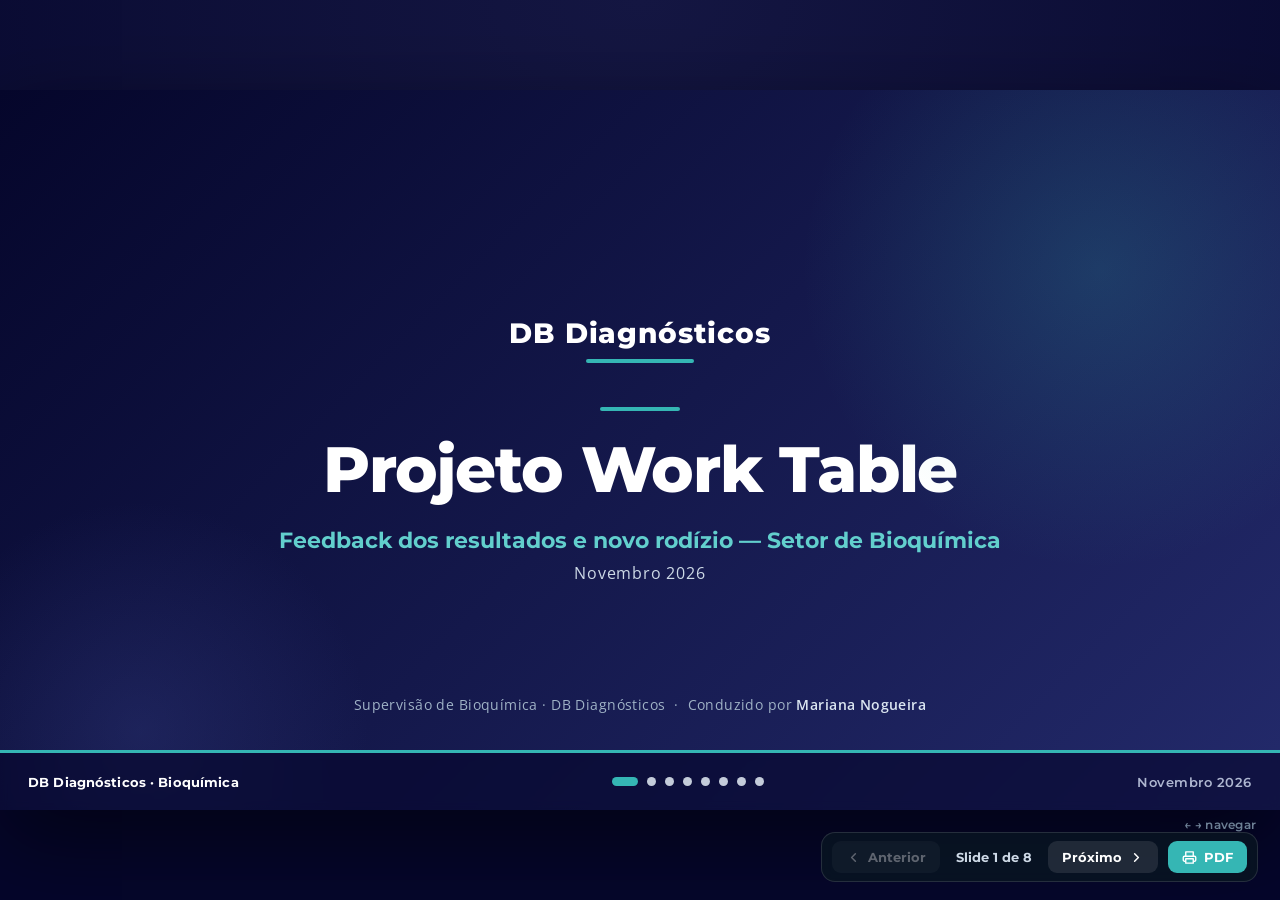
<file: projetos/work-table-feedback/index.html>
<!DOCTYPE html>
<html lang="pt-BR">
<head>
<meta charset="UTF-8" />
<meta name="viewport" content="width=device-width, initial-scale=1.0" />
<title>Projeto Work Table — Feedback e Novo Rodízio · Bioquímica</title>
<link rel="preconnect" href="https://fonts.googleapis.com" />
<link rel="preconnect" href="https://fonts.gstatic.com" crossorigin />
<link href="https://fonts.googleapis.com/css2?family=Montserrat:wght@600;700;800&family=Open+Sans:wght@400;600;700&display=swap" rel="stylesheet" />
<style>
  :root{
    --db-blue-dark:#05062b;
    --db-blue-mid:#232a6b;
    --db-blue-light:#3a458f;
    --db-orange:#35b6b4;
    --db-orange-light:#62cfcd;
    --db-white:#FFFFFF;
    --db-gray-light:#F5F6FA;
    --db-gray-mid:#6B7280;
    --db-gray-dark:#1F2937;
    --g1:#1D9E75; --g2:#534AB7; --g3:#D85A30; --g4:#BA7517;
    --shadow:0 4px 16px rgba(0,0,0,.10);
    --shadow-lg:0 10px 30px rgba(0,0,0,.16);
    --radius:12px;
  }
  *{box-sizing:border-box;margin:0;padding:0;}
  html,body{height:100%;}
  body{
    font-family:'Open Sans',system-ui,sans-serif;
    background:#05062b;
    color:var(--db-gray-dark);
    overflow:hidden;
  }
  /* ---------- Stage / scaling ---------- */
  .stage{
    position:fixed;inset:0;
    display:flex;align-items:center;justify-content:center;
    background:radial-gradient(120% 120% at 50% 0%, #141642 0%, #05062b 70%);
  }
  .deck{
    position:relative;
    width:1280px;height:720px;flex:0 0 auto;
    transform-origin:center center;
    background:var(--db-white);
    box-shadow:0 30px 80px rgba(0,0,0,.5);
    overflow:hidden;
  }
  .slides{position:absolute;inset:0;}
  .slide{
    position:absolute;inset:0;
    opacity:0;visibility:hidden;
    transition:opacity .3s ease;
    padding:44px 60px 84px;
    display:flex;flex-direction:column;
  }
  .slide.active{opacity:1;visibility:visible;}

  .slide.dark{background:linear-gradient(135deg,var(--db-blue-dark) 0%,var(--db-blue-mid) 100%);color:var(--db-white);}
  .slide.neutral{background:var(--db-gray-light);}
  .slide.light{background:var(--db-white);}

  /* ---------- Header system ---------- */
  .kicker{
    font-family:'Montserrat',sans-serif;font-weight:700;
    font-size:13px;letter-spacing:.16em;text-transform:uppercase;
    color:var(--db-orange);margin-bottom:10px;
  }
  .slide.dark .kicker{color:var(--db-orange-light);}
  .s-title{
    font-family:'Montserrat',sans-serif;font-weight:800;
    font-size:32px;line-height:1.07;letter-spacing:-.01em;
    color:var(--db-blue-dark);
  }
  .slide.dark .s-title{color:var(--db-white);}
  .divider{width:60px;height:4px;background:var(--db-orange);border-radius:2px;margin:10px 0 9px;}
  .s-sub{font-size:17px;line-height:1.38;color:var(--db-gray-mid);max-width:920px;}
  .slide.dark .s-sub{color:var(--db-orange-light);}
  .head{flex:0 0 auto;margin-bottom:16px;}
  .body{flex:1 1 auto;min-height:0;display:flex;flex-direction:column;}

  /* ---------- Cards ---------- */
  .card{background:var(--db-white);border-radius:var(--radius);box-shadow:var(--shadow);padding:26px;}
  .icon-chip{
    width:54px;height:54px;border-radius:14px;display:flex;align-items:center;justify-content:center;
    margin-bottom:16px;
  }
  .icon-chip svg{width:28px;height:28px;}
  .card h3{font-family:'Montserrat',sans-serif;font-weight:700;font-size:20px;color:var(--db-blue-dark);margin-bottom:9px;}
  .card p{font-size:15.5px;line-height:1.5;color:var(--db-gray-dark);}

  .badge{
    display:inline-flex;align-items:center;gap:7px;
    background:var(--db-orange);color:#fff;font-family:'Montserrat','Helvetica Neue',Arial,sans-serif;font-weight:700;
    font-size:13px;letter-spacing:.02em;padding:7px 14px;border-radius:999px;
  }
  .badge svg{width:15px;height:15px;}

  /* ---------- Capa ---------- */
  #s1{align-items:center;justify-content:center;text-align:center;padding:40px;}
  #s1 .cover-inner{display:flex;flex-direction:column;align-items:center;max-width:1120px;}
  #s1 .wordmark{font-family:'Montserrat','Helvetica Neue',Arial,sans-serif;font-weight:800;font-size:28px;letter-spacing:.03em;color:#fff;white-space:nowrap;}
  #s1 .wm-rule{width:108px;height:4px;background:var(--db-orange);border-radius:2px;margin:9px 0 44px;}
  #s1 .cover-line{width:80px;height:4px;background:var(--db-orange);border-radius:2px;margin:0 0 24px;}
  #s1 h1{font-family:'Montserrat','Helvetica Neue',Arial,sans-serif;font-weight:800;font-size:64px;line-height:1.07;letter-spacing:-.02em;color:#fff;white-space:nowrap;}
  #s1 .cover-sub{font-family:'Montserrat','Helvetica Neue',Arial,sans-serif;font-weight:700;font-size:22px;color:var(--db-orange-light);margin-top:24px;}
  #s1 .cover-date{font-size:16px;color:#cdd9e6;margin-top:8px;letter-spacing:.05em;}
  #s1 .cover-foot{position:absolute;bottom:96px;left:0;right:0;text-align:center;font-size:14px;color:#9fb2c6;letter-spacing:.03em;}
  #s1 .cover-foot b{color:#dbe6f1;font-weight:600;}
  #s1 .glow,#s8 .glow{position:absolute;width:680px;height:680px;border-radius:50%;
    background:radial-gradient(circle, rgba(53,182,180,.20) 0%, rgba(53,182,180,0) 62%);
    top:-160px;right:-160px;pointer-events:none;}
  #s1 .glow2,#s8 .glow2{position:absolute;width:520px;height:520px;border-radius:50%;
    background:radial-gradient(circle, rgba(58,69,143,.30) 0%, rgba(58,69,143,0) 62%);
    bottom:-180px;left:-120px;pointer-events:none;}

  /* ---------- Tabs (turnos) ---------- */
  .tabs{display:flex;gap:10px;}
  .tab{
    font-family:'Montserrat','Helvetica Neue',Arial,sans-serif;font-weight:700;font-size:14px;letter-spacing:.02em;
    padding:9px 20px;border-radius:999px;cursor:pointer;border:2px solid transparent;
    background:rgba(5,6,43,.08);color:var(--db-blue-dark);transition:all .15s;
  }
  .slide.dark .tab{background:rgba(255,255,255,.12);color:#fff;}
  .tab:hover{background:rgba(5,6,43,.16);}
  .slide.dark .tab:hover{background:rgba(255,255,255,.2);}
  .tab.on{background:var(--db-orange);color:#fff;}
  .slide.dark .tab.on{background:var(--db-orange);color:#fff;}

  /* ---------- Map (slide 3) ---------- */
  .map-wrap{flex:1;display:flex;gap:24px;min-height:0;}
  .map-stage{position:relative;width:620px;height:330px;flex:0 0 620px;}
  .equip{
    position:absolute;width:150px;height:56px;border-radius:10px;cursor:pointer;
    display:flex;flex-direction:column;align-items:center;justify-content:center;
    color:#fff;border:2px solid transparent;transition:transform .12s, filter .12s, box-shadow .12s;
    box-shadow:var(--shadow);
  }
  .equip:hover{filter:brightness(.92);transform:translateY(-2px);}
  .equip.sel{box-shadow:0 0 0 4px rgba(53,182,180,.95), var(--shadow-lg);transform:translateY(-2px);}
  .equip .en{font-family:'Montserrat','Helvetica Neue',Arial,sans-serif;font-weight:800;font-size:15px;line-height:1.1;white-space:nowrap;}
  .equip .eo{font-size:10px;font-weight:600;opacity:.92;margin-top:2px;white-space:nowrap;}
  .equip.info{background:#e5e9f2;color:var(--db-gray-mid);cursor:default;border:2px dashed #b9c2d6;box-shadow:none;}
  .equip.info:hover{filter:none;transform:none;}
  .pri-badge{
    position:absolute;top:-10px;right:-6px;background:var(--db-orange);color:#fff;
    font-family:'Montserrat','Helvetica Neue',Arial,sans-serif;font-weight:700;font-size:9px;letter-spacing:.01em;
    padding:2px 6px;border-radius:5px;box-shadow:var(--shadow);white-space:nowrap;
  }
  #arrows{position:absolute;inset:0;width:620px;height:330px;pointer-events:none;overflow:visible;}
  .cov-line{stroke:var(--db-orange);stroke-width:3;fill:none;stroke-dasharray:9 7;animation:flow 1s linear infinite;}
  @keyframes flow{to{stroke-dashoffset:-32;}}
  .cov-label{font-family:'Montserrat','Helvetica Neue',Arial,sans-serif;font-weight:700;font-size:11px;fill:var(--db-blue-dark);}
  .cov-label-bg{fill:#fff;opacity:.92;}

  .map-panel{
    flex:1;min-width:0;background:var(--db-gray-light);border-radius:var(--radius);
    border:1px solid #e4e8f1;padding:22px 22px;display:flex;flex-direction:column;
  }
  .map-panel .hint{color:var(--db-gray-mid);font-size:15px;line-height:1.5;margin:auto 0;text-align:center;}
  .mp-eq{font-family:'Montserrat','Helvetica Neue',Arial,sans-serif;font-weight:800;font-size:21px;color:var(--db-blue-dark);}
  .mp-resp{display:inline-flex;align-items:center;gap:8px;margin-top:6px;font-weight:600;font-size:14px;}
  .mp-resp .dotc{width:12px;height:12px;border-radius:50%;}
  .mp-acts{list-style:none;margin-top:14px;display:flex;flex-direction:column;gap:10px;}
  .mp-acts li{display:flex;gap:9px;font-size:14px;line-height:1.4;color:var(--db-gray-dark);}
  .mp-acts li svg{flex:0 0 17px;width:17px;height:17px;color:var(--db-orange);margin-top:2px;}
  .mp-cover{margin-top:16px;padding-top:14px;border-top:1px dashed #cbd3e0;font-size:13.5px;color:var(--db-gray-dark);}
  .mp-cover b{color:var(--db-blue-dark);font-family:'Montserrat','Helvetica Neue',Arial,sans-serif;}

  .map-toolbar{display:flex;align-items:center;gap:14px;margin-bottom:16px;flex-wrap:wrap;}
  .cov-toggle{
    font-family:'Montserrat','Helvetica Neue',Arial,sans-serif;font-weight:700;font-size:13px;cursor:pointer;
    padding:9px 16px;border-radius:999px;border:2px solid var(--db-orange);
    background:transparent;color:var(--db-orange);transition:all .15s;display:inline-flex;gap:7px;align-items:center;
  }
  .cov-toggle:hover{background:rgba(53,182,180,.12);}
  .cov-toggle.on{background:var(--db-orange);color:#fff;}

  /* ---------- Person cards (slide 4 / 9) ---------- */
  .pgrid{display:grid;grid-template-columns:repeat(4,1fr);gap:16px;flex:1;min-height:0;}
  .pcard{background:#fff;border-radius:var(--radius);box-shadow:var(--shadow);overflow:hidden;display:flex;flex-direction:column;min-height:0;}
  .pcard .pc-top{padding:13px 16px 11px;color:#fff;flex:0 0 auto;}
  .pcard .pc-name{font-family:'Montserrat','Helvetica Neue',Arial,sans-serif;font-weight:800;font-size:18px;}
  .pcard .pc-eq{font-size:12px;font-weight:600;opacity:.95;margin-top:3px;letter-spacing:.01em;}
  .pcard .pc-body{padding:13px 16px 15px;flex:1;min-height:0;}
  .pc-body ul{list-style:none;display:flex;flex-direction:column;gap:8px;}
  .pc-body li{display:flex;gap:8px;font-size:12.5px;line-height:1.34;color:var(--db-gray-dark);}
  .pc-body li svg{flex:0 0 14px;width:14px;height:14px;color:var(--db-orange);margin-top:2px;}

  /* ---------- Coverage table (slide 5) ---------- */
  .cov-note{
    background:#fff;border-left:6px solid var(--db-orange);border-radius:10px;
    box-shadow:var(--shadow);padding:16px 20px;margin-bottom:18px;display:flex;gap:13px;align-items:flex-start;
  }
  .cov-note svg{flex:0 0 24px;width:24px;height:24px;color:var(--db-orange);margin-top:1px;}
  .cov-note p{font-size:15px;line-height:1.45;color:var(--db-gray-dark);}
  .cov-note b{color:var(--db-blue-dark);}
  .ctable{width:100%;border-collapse:separate;border-spacing:0 10px;}
  .ctable th{
    font-family:'Montserrat','Helvetica Neue',Arial,sans-serif;font-weight:700;font-size:12px;letter-spacing:.08em;text-transform:uppercase;
    color:var(--db-gray-mid);text-align:left;padding:0 18px;
  }
  .ctable td{background:#fff;padding:15px 18px;font-size:15.5px;vertical-align:middle;}
  .ctable tr td:first-child{border-radius:10px 0 0 10px;}
  .ctable tr td:last-child{border-radius:0 10px 10px 0;}
  .ctable tbody tr{box-shadow:var(--shadow);}
  .cell-folga{font-family:'Montserrat','Helvetica Neue',Arial,sans-serif;font-weight:700;color:var(--db-gray-dark);}
  .cell-cobre{font-family:'Montserrat','Helvetica Neue',Arial,sans-serif;font-weight:800;color:var(--db-blue-dark);}
  .arrow-cell{text-align:center;width:54px;}
  .arrow-cell svg{width:26px;height:18px;color:var(--db-orange);}
  .cell-assume{color:var(--db-gray-mid);font-size:14px;}

  /* ---------- Slide 6 ---------- */
  .news-grid{display:grid;grid-template-columns:1.3fr 1fr;gap:26px;flex:1;align-items:start;}
  .sched{display:flex;flex-direction:column;gap:14px;}
  .sched-card{background:#fff;border-radius:var(--radius);box-shadow:var(--shadow);padding:18px 20px;border-top:4px solid var(--db-orange);}
  .sched-card .sc-turn{font-family:'Montserrat','Helvetica Neue',Arial,sans-serif;font-weight:700;font-size:13px;color:var(--db-orange);letter-spacing:.04em;}
  .sched-card .sc-name{font-family:'Montserrat','Helvetica Neue',Arial,sans-serif;font-weight:800;font-size:19px;color:var(--db-blue-dark);margin-top:2px;}
  .sched-card .sc-time{font-size:22px;font-weight:700;color:var(--db-gray-dark);margin-top:6px;}
  .note-soft{font-size:13.5px;color:var(--db-gray-mid);margin-top:6px;}
  .quote-foot{
    margin-top:auto;padding-top:18px;font-style:italic;font-family:'Montserrat','Helvetica Neue',Arial,sans-serif;font-weight:600;
    font-size:18px;color:var(--db-blue-dark);
  }

  /* ---------- Slide 8 columns ---------- */
  .two-col{display:grid;grid-template-columns:1.4fr 1fr;gap:26px;flex:1;}
  .col-h{font-family:'Montserrat','Helvetica Neue',Arial,sans-serif;font-weight:800;font-size:18px;margin-bottom:14px;letter-spacing:.01em;}
  .imp-list{list-style:none;display:flex;flex-direction:column;gap:14px;}
  .imp-list li{display:flex;gap:11px;background:#fff;border-radius:10px;box-shadow:var(--shadow);padding:15px 17px;font-size:14.5px;line-height:1.42;}
  .imp-list li svg{flex:0 0 19px;width:19px;height:19px;margin-top:2px;}

  /* ---------- Closing (slide 9) ---------- */
  #s9 .letter{font-size:14px;line-height:1.48;color:#dbe6f1;max-width:1120px;}
  #s9 .letter p{margin-bottom:7px;}
  #s9 .sign{font-family:'Montserrat','Helvetica Neue',Arial,sans-serif;font-weight:700;color:var(--db-orange-light);font-size:14px;margin-top:4px;}
  #s9 .sec-h{font-family:'Montserrat','Helvetica Neue',Arial,sans-serif;font-weight:700;color:#fff;font-size:15px;margin:12px 0 10px;display:flex;align-items:center;gap:14px;}
  #s9 .pc-body{overflow-y:auto;}
  #s9 .pc-body::-webkit-scrollbar{width:6px;}
  #s9 .pc-body::-webkit-scrollbar-thumb{background:#cdd5e2;border-radius:3px;}
  #s9 .pcard .pc-body{font-size:11.5px;}
  #s9 .pc-body li{font-size:11.5px;line-height:1.32;}
  #s9 .pc-sub{font-family:'Montserrat','Helvetica Neue',Arial,sans-serif;font-weight:700;font-size:10.5px;letter-spacing:.03em;text-transform:uppercase;color:var(--db-gray-mid);margin:11px 0 6px;}
  #s9 .pc-sub:first-child{margin-top:0;}
  #s9 .cover-note{font-size:11px;color:var(--db-gray-mid);margin-top:9px;padding-top:8px;border-top:1px dashed #dfe4ee;line-height:1.38;}
  #s9 .cover-note b{color:var(--db-blue-dark);}

  /* ---------- Footer ---------- */
  .deck-footer{
    position:absolute;left:0;right:0;bottom:0;height:60px;
    display:flex;align-items:center;justify-content:space-between;padding:0 28px;
    border-top:3px solid var(--db-orange);background:rgba(255,255,255,.72);backdrop-filter:blur(4px);
    font-size:13px;color:var(--db-gray-mid);z-index:5;
  }
  .slide.dark ~ .deck-footer,.deck-footer.on-dark{background:rgba(5,6,43,.62);}
  .deck-footer.on-dark{color:#aeb6d0;}
  .deck-footer.on-dark .ft-left{color:#fff;}
  .ft-left{font-family:'Montserrat','Helvetica Neue',Arial,sans-serif;font-weight:700;color:var(--db-blue-dark);letter-spacing:.01em;}
  .ft-right{font-family:'Montserrat','Helvetica Neue',Arial,sans-serif;font-weight:600;letter-spacing:.04em;}
  .dots{display:flex;gap:9px;align-items:center;}
  .dot{width:9px;height:9px;border-radius:50%;background:#c4ccda;cursor:pointer;transition:all .2s;}
  .dot:hover{background:var(--db-orange-light);}
  .dot.on{background:var(--db-orange);width:26px;border-radius:6px;}

  /* ---------- Controls (outside scaled deck) ---------- */
  .controls{
    position:fixed;bottom:18px;right:22px;z-index:50;
    display:flex;align-items:center;gap:10px;
    background:rgba(10,23,34,.78);border:1px solid rgba(255,255,255,.12);
    padding:8px 10px;border-radius:14px;backdrop-filter:blur(8px);
  }
  .controls .pg{font-family:'Montserrat','Helvetica Neue',Arial,sans-serif;font-weight:700;font-size:13px;color:#cdd9e6;padding:0 6px;min-width:74px;text-align:center;}
  .nbtn{
    font-family:'Montserrat','Helvetica Neue',Arial,sans-serif;font-weight:700;font-size:13px;cursor:pointer;border:none;
    background:rgba(255,255,255,.1);color:#fff;padding:8px 14px;border-radius:9px;display:flex;align-items:center;gap:7px;transition:background .15s;
  }
  .nbtn:hover{background:rgba(255,255,255,.2);}
  .nbtn:disabled{opacity:.35;cursor:default;}
  .nbtn.pdf{background:var(--db-orange);}
  .nbtn.pdf:hover{background:var(--db-orange-light);}
  .nbtn svg{width:15px;height:15px;}
  .hint-kbd{position:fixed;bottom:68px;right:24px;left:auto;pointer-events:none;z-index:50;color:#6d8095;font-size:12px;font-family:'Montserrat','Helvetica Neue',Arial,sans-serif;font-weight:600;letter-spacing:.02em;}

  /* ---------- Responsive controls ---------- */
  @media (max-width:760px){
    .hint-kbd{display:none;}
    .controls{left:50%;right:auto;transform:translateX(-50%);bottom:12px;gap:7px;padding:7px 9px;}
    .nbtn{padding:8px 11px;font-size:12px;}
    .controls .pg{min-width:60px;font-size:12px;padding:0 3px;}
  }
  @media (max-width:480px){
    .nbtn span,.nbtn:not(.pdf){font-size:0;}
    .nbtn svg{width:17px;height:17px;}
    .nbtn.pdf{font-size:12px;}
    .controls .pg{min-width:52px;}
  }

  /* ---------- Print ---------- */
  @media print{
    @page{size:1280px 720px;margin:0;}
    body{overflow:visible;background:#fff;}
    .controls,.hint-kbd{display:none!important;}
    .stage{position:static;display:block;background:#fff;}
    .deck{transform:none!important;width:1280px;height:auto;box-shadow:none;}
    .slides{position:static;}
    .slide{position:static!important;opacity:1!important;visibility:visible!important;
      width:1280px;height:720px;page-break-after:always;break-after:page;overflow:hidden;}
    .deck-footer{display:none;}
  }

  .kpis{display:grid;grid-template-columns:repeat(4,1fr);gap:16px;flex:1;min-height:0}
  .kpi{background:#fff;border-radius:var(--radius);box-shadow:var(--shadow);padding:22px 20px;display:flex;flex-direction:column;border-top:5px solid var(--db-orange)}
  .kpi .k-lbl{font-family:'Montserrat','Helvetica Neue',Arial,sans-serif;font-weight:700;font-size:14px;color:var(--db-blue-dark);line-height:1.25;min-height:36px}
  .kpi .k-num{font-family:'Montserrat','Helvetica Neue',Arial,sans-serif;font-weight:800;font-size:62px;line-height:1;color:var(--db-orange);margin:auto 0 8px;letter-spacing:-.02em}
  .kpi .k-ft{font-size:15px;margin-bottom:auto;color:var(--db-gray-mid);font-weight:600}
  .bars{display:flex;flex-direction:column;gap:10px;padding-top:18px}
  .bar-row{display:grid;grid-template-columns:30px 1fr;gap:8px;align-items:center;font-size:11px;font-weight:700;color:var(--db-gray-mid);font-family:'Montserrat','Helvetica Neue',Arial,sans-serif}
  .bar-track{height:18px;background:#eef0f5;border-radius:4px;position:relative}
  .bar-fill{height:100%;border-radius:4px;background:#c3c7d6}
  .bar-fill.now{background:var(--db-orange)}
  .meta-mark{position:absolute;top:-4px;bottom:-4px;width:2px;background:var(--db-blue-dark)}
  .meta-tag{position:absolute;top:-18px;transform:translateX(-50%);font-size:10px;color:var(--db-blue-dark);white-space:nowrap}
  .gains{display:grid;grid-template-columns:repeat(3,1fr);grid-template-rows:1fr 1fr;gap:20px;flex:1}
  .gain{background:#fff;border-radius:var(--radius);box-shadow:var(--shadow);padding:28px 26px;display:flex;flex-direction:column;gap:18px;border-top:5px solid var(--db-orange)}
  .gain .gn{width:48px;height:48px;border-radius:12px;font-size:18px!important;background:rgba(53,182,180,.14);color:var(--db-orange);display:flex;align-items:center;justify-content:center;font-family:'Montserrat','Helvetica Neue',Arial,sans-serif;font-weight:800;font-size:15px}
  .gain p{font-size:20px;line-height:1.45;color:var(--db-gray-dark);font-weight:600}
  .disc{flex:1;display:grid;grid-template-columns:1fr 1fr;gap:56px;align-items:center}
  .disc .q{font-family:'Montserrat','Helvetica Neue',Arial,sans-serif;font-weight:800;font-size:56px;line-height:1.08;letter-spacing:-.02em;color:var(--db-blue-dark)}
  .disc .q em{font-style:normal;color:var(--db-orange)}
  .disc .lead{font-size:19px;line-height:1.5;color:var(--db-gray-mid);margin-top:20px}
  .prompts{display:flex;flex-direction:column;gap:14px}
  .prompt{background:#fff;border-radius:var(--radius);box-shadow:var(--shadow);padding:20px 22px;display:flex;gap:16px;align-items:center}
  .prompt .pn{flex:0 0 42px;height:42px;border-radius:50%;background:var(--db-orange);color:#fff;display:flex;align-items:center;justify-content:center;font-family:'Montserrat','Helvetica Neue',Arial,sans-serif;font-weight:800;font-size:16px}
  .prompt p{font-size:18px;line-height:1.4;font-weight:600;color:var(--db-blue-dark)}
  #s8{align-items:center;justify-content:center;text-align:center}
  #s8 .fin-k{font-family:'Montserrat','Helvetica Neue',Arial,sans-serif;font-weight:700;font-size:14px;letter-spacing:.18em;text-transform:uppercase;color:var(--db-orange-light)}
  #s8 .fin-q{font-family:'Montserrat','Helvetica Neue',Arial,sans-serif;font-weight:800;font-size:54px;line-height:1.12;letter-spacing:-.02em;color:#fff;max-width:1040px;margin-top:22px;text-wrap:balance}
  #s8 .fin-q em{font-style:normal;color:var(--db-orange-light)}
  #s8 .fin-s{font-size:20px;line-height:1.5;color:#dbe6f1;max-width:820px;margin-top:26px}
  #s8 .fin-t{font-family:'Montserrat','Helvetica Neue',Arial,sans-serif;font-weight:800;font-size:30px;color:#fff;margin-top:40px}
  #s8 .fin-t span{color:var(--db-orange-light)}
  .msg{flex:1;display:flex;flex-direction:column;justify-content:center;max-width:1000px}
  .msg .big{font-family:'Montserrat','Helvetica Neue',Arial,sans-serif;font-weight:700;font-size:28px;line-height:1.35;color:#fff;text-wrap:pretty}
  .msg .big em{font-style:normal;color:var(--db-orange-light)}
  .msg .sm{font-size:19px;line-height:1.5;color:#dbe6f1;margin-top:22px}
  .msg .sm b{color:#fff}
  .new-badge{position:absolute;top:-10px;right:-6px;background:var(--db-blue-dark);color:#fff;font-family:'Montserrat','Helvetica Neue',Arial,sans-serif;font-weight:700;font-size:9px;padding:2px 7px;border-radius:5px;box-shadow:var(--shadow);white-space:nowrap}
  .start-chip{display:inline-flex;align-items:center;gap:8px;background:var(--db-blue-dark);color:#fff;font-family:'Montserrat','Helvetica Neue',Arial,sans-serif;font-weight:700;font-size:13px;padding:8px 14px;border-radius:999px;margin-left:auto}
  .start-chip b{color:var(--db-orange-light)}
  .rtable{width:100%;border-collapse:separate;border-spacing:0 10px}
  .rtable th{font-family:'Montserrat','Helvetica Neue',Arial,sans-serif;font-weight:800;font-size:14px;letter-spacing:.06em;text-transform:uppercase;color:var(--db-blue-dark);text-align:left;padding:0 18px}
  .rtable th:first-child{color:var(--db-gray-mid);font-size:12px}
  .rtable td{background:#fff;padding:16px 18px;font-size:17px;font-family:'Montserrat','Helvetica Neue',Arial,sans-serif;font-weight:700;color:var(--db-blue-dark);vertical-align:middle}
  .rtable tbody tr{box-shadow:var(--shadow)}
  .rtable td:first-child{border-radius:10px 0 0 10px;font-family:'Open Sans',system-ui,sans-serif;font-weight:600;font-size:14px;color:var(--db-gray-dark);width:38%}
  .rtable td:last-child{border-radius:0 10px 10px 0}
  .pos{display:flex;align-items:center;gap:12px}
  .pos .sw{flex:0 0 12px;height:36px;border-radius:4px}
  .pos small{display:block;font-size:12px;color:var(--db-gray-mid);font-weight:400;margin-top:2px}
</style>
</head>
<body>
<div class="stage">
<div class="deck" id="deck">
<div class="slides" id="slides">
<section class="slide dark active" id="s1" data-screen-label="01 Capa">
<div class="glow"></div><div class="glow2"></div>
<div class="cover-inner">
<div class="wordmark">DB Diagnósticos</div>
<div class="wm-rule"></div>
<div class="cover-line"></div>
<h1>Projeto Work Table</h1>
<div class="cover-sub">Feedback dos resultados e novo rodízio — Setor de Bioquímica</div>
<div class="cover-date">Novembro 2026</div>
</div>
<div class="cover-foot">Supervisão de Bioquímica · DB Diagnósticos &nbsp;·&nbsp; Conduzido por <b>Mariana Nogueira</b></div>
</section>
<section class="slide neutral" id="s2" data-screen-label="02 Resultados">
<div class="head">
<div class="kicker">Resultados alcançados · Junho x Outubro</div>
<h2 class="s-title">Principais ganhos do Projeto Work Table</h2>
<div class="divider"></div>
</div>
<div class="body">
<div class="kpis">
<div class="kpi"><div class="k-lbl">Redução do TAT</div><div class="k-num">46,4%</div><div class="k-ft">10,83h → 5,81h</div>
<div class="bars"><div class="bar-row"><span>JUN</span><div class="bar-track"><div class="bar-fill" style="width:100%"></div></div></div><div class="bar-row"><span>OUT</span><div class="bar-track"><div class="bar-fill now" style="width:53.6%"></div></div></div></div></div>
<div class="kpi"><div class="k-lbl">Redução dos atrasos</div><div class="k-num">92,9%</div><div class="k-ft">1,82% → 0,13%</div>
<div class="bars"><div class="bar-row"><span>JUN</span><div class="bar-track"><div class="bar-fill" style="width:100%"></div></div></div><div class="bar-row"><span>OUT</span><div class="bar-track"><div class="bar-fill now" style="width:7.1%"></div></div></div></div></div>
<div class="kpi"><div class="k-lbl">Redução de exames atrasados</div><div class="k-num">92,8%</div><div class="k-ft">26.973 → 1.949 exames</div>
<div class="bars"><div class="bar-row"><span>JUN</span><div class="bar-track"><div class="bar-fill" style="width:100%"></div></div></div><div class="bar-row"><span>OUT</span><div class="bar-track"><div class="bar-fill now" style="width:7.2%"></div></div></div></div></div>
<div class="kpi" style="border-top-color:var(--db-blue-dark)"><div class="k-lbl">Meta de atrasos</div><div class="k-num" style="color:var(--db-blue-dark)">0,13%</div><div class="k-ft">Resultado abaixo da meta de 1,0%</div>
<div class="bars"><div class="bar-row" style="margin-top:14px"><span>OUT</span><div class="bar-track"><div class="bar-fill now" style="width:7.1%"></div><div class="meta-mark" style="left:54.9%"></div><div class="meta-tag" style="left:54.9%">meta 1,0%</div></div></div><div class="bar-row"><span>JUN</span><div class="bar-track"><div class="bar-fill" style="width:100%"></div><div class="meta-mark" style="left:54.9%"></div></div></div></div></div>
</div>
</div>
</section>
<section class="slide light" id="s3" data-screen-label="03 Ganhos para a equipe">
<div class="head">
<div class="kicker">O que mudou no dia a dia</div>
<h2 class="s-title">Ganhos para a equipe</h2>
<div class="divider"></div>
</div>
<div class="body">
<div class="gains">
<div class="gain"><div class="gn">01</div><p>Melhor distribuição das atividades e clareza das responsabilidades.</p></div>
<div class="gain"><div class="gn">02</div><p>Maior organização do ambiente, racks e fluxo de amostras.</p></div>
<div class="gain"><div class="gn">03</div><p>Redução de retrabalhos e falhas relacionadas às etiquetas.</p></div>
<div class="gain"><div class="gn">04</div><p>Maior fluidez no processamento e no fluxo Oneway.</p></div>
<div class="gain"><div class="gn">05</div><p>Melhor acompanhamento e desenvolvimento individual dos colaboradores.</p></div>
<div class="gain"><div class="gn">06</div><p>Mais eficiência operacional e qualidade nas entregas.</p></div>
</div>
</div>
</section>
<section class="slide dark" id="s4" data-screen-label="04 Mensagem">
<div class="head">
<div class="kicker">Mensagem de encerramento</div>
<div class="divider"></div>
</div>
<div class="msg">
<p class="big">O Work Table demonstra que a melhoria na organização dos processos reflete diretamente nos resultados coletivos. Entre junho e outubro, reduzimos em <em>92,9%</em> o percentual de atrasos e em <em>46,4%</em> o TAT, alcançando o melhor desempenho do período analisado.</p>
<p class="sm">Mais organização, menos retrabalho e melhores resultados. <b>Essa evolução é fruto do comprometimento e da participação de toda a equipe!</b></p>
</div>
</section>
<section class="slide light" id="s5" data-screen-label="05 Novo cenário">
<div class="head">
<div class="kicker">Novo cenário para o rodízio</div>
<h2 class="s-title">Ganhamos uma máquina: chega o RAU 56</h2>
<div class="divider"></div>
<p class="s-sub">Com o novo equipamento, os colaboradores serão redistribuídos. Selecione o turno e clique em um equipamento.</p>
</div>
<div class="body">
<div class="map-toolbar">
<div class="tabs" id="map-tabs"></div>
<div class="start-chip">Início <b>01/12</b></div>
</div>
<div class="map-wrap">
<div class="map-stage" id="map-stage"></div>
<div class="map-panel" id="map-panel"><p class="hint">Clique em um equipamento no mapa para ver o responsável e suas atividades neste turno.</p></div>
</div>
</div>
</section>
<section class="slide neutral" id="s6" data-screen-label="06 Rodízio por turno">
<div class="head">
<div style="display:flex;align-items:flex-end;gap:20px;flex-wrap:wrap">
<div>
<div class="kicker">Rodízio a partir de 01/12</div>
<h2 class="s-title">Quem fica com cada posição</h2>
<div class="divider"></div>
</div>
<div class="start-chip">Início <b>01/12</b></div>
</div>
</div>
<div class="body">
<table class="rtable">
<thead><tr><th>Posição</th><th>Turno A</th><th>Turno B</th><th>Turno C</th></tr></thead>
<tbody id="r-rows"></tbody>
</table>
</div>
</section>
<section class="slide neutral" id="s7" data-screen-label="07 Discussão">
<div class="disc">
<div>
<div class="kicker">Momento de discussão</div>
<h2 class="q">Agora é a <em>sua</em> vez de falar.</h2>
<div class="divider"></div>
<p class="lead">Este espaço é da equipe. Dúvidas, sugestões e percepções ajudam a ajustar o novo rodízio antes de 01/12.</p>
</div>
<div class="prompts">
<div class="prompt"><div class="pn">1</div><p>O que mais facilitou o seu dia a dia com o Work Table?</p></div>
<div class="prompt"><div class="pn">2</div><p>Onde ainda sentimos dificuldade no fluxo?</p></div>
<div class="prompt"><div class="pn">3</div><p>Alguma dúvida sobre o novo rodízio e o RAU 56?</p></div>
<div class="prompt"><div class="pn">4</div><p>Que sugestão você traria para os próximos meses?</p></div>
</div>
</div>
</section>
<section class="slide dark" id="s8" data-screen-label="08 Encerramento">
<div class="glow"></div><div class="glow2"></div>
<div class="fin-k">Próximos meses</div>
<p class="fin-q">Resultado não é linha de chegada: é o <em>novo ponto de partida</em>.</p>
<p class="fin-s">Chegamos até aqui juntos. Agora é manter o ritmo, cuidar de cada detalhe e seguir crescendo, porque o que construímos hoje é o resultado que vamos colher amanhã.</p>
<p class="fin-t">Obrigada, equipe<span>!</span></p>
</section>
</div>
<footer class="deck-footer" id="footer">
<div class="ft-left">DB Diagnósticos · Bioquímica</div>
<div class="dots" id="dots"></div>
<div class="ft-right">Novembro 2026</div>
</footer>
</div>
</div>
<div class="hint-kbd">← →  navegar</div>
<div class="controls">
<button class="nbtn" id="prev"><svg viewBox="0 0 24 24" fill="none" stroke="currentColor" stroke-width="2.4" stroke-linecap="round" stroke-linejoin="round"><path d="M15 18l-6-6 6-6"/></svg>Anterior</button>
<div class="pg" id="pg">Slide 1</div>
<button class="nbtn" id="next">Próximo<svg viewBox="0 0 24 24" fill="none" stroke="currentColor" stroke-width="2.4" stroke-linecap="round" stroke-linejoin="round"><path d="M9 18l6-6-6-6"/></svg></button>
<button class="nbtn pdf" id="pdf"><svg viewBox="0 0 24 24" fill="none" stroke="currentColor" stroke-width="2.2" stroke-linecap="round" stroke-linejoin="round"><path d="M6 9V3h12v6M6 18H4a2 2 0 0 1-2-2v-4a2 2 0 0 1 2-2h16a2 2 0 0 1 2 2v4a2 2 0 0 1-2 2h-2M6 14h12v7H6z"/></svg>PDF</button>
</div>
<script>
const ICON_CHECK='<svg viewBox="0 0 24 24" fill="none" stroke="currentColor" stroke-width="2.6" stroke-linecap="round" stroke-linejoin="round"><path d="M5 12l4.5 4.5L19 7"/></svg>';
const GROUPS={
g1:{label:'RAU 51 + RAU 53',color:'#1D9E75',acts:['Manutenção dos equipamentos RAU 51 e RAU 53.','Raqueamento do one way nos dois equipamentos.','Impressão de etiquetas após leitura do berço.']},
g2:{label:'RAU 52 + RAU 54',color:'#534AB7',acts:['Manutenção dos equipamentos RAU 52 e RAU 54.','Raqueamento do one way apenas no RAU 52.','Impressão de etiquetas após leitura do berço apenas do RAU 52.']},
g4:{label:'Dimension + OPTILITE + DXC + RAU 56',color:'#BA7517',acts:['Manutenção dos equipamentos Dimension, OPTILITE, DXC e RAU 56.','Tratativa de erros nos equipamentos.']},
g3:{label:'RAU 55 + RAUT 5 + etiquetas',color:'#D85A30',acts:['Manutenção dos equipamentos RAU 55 e RAUT 5.','Demanda de etiquetas brancas do setor.','Etiquetas brancas e coloridas do RAU 56.']}
};
const TURNS={
A:{g1:'Guilherme',g2:'Kaandrea',g4:'Isadora',g3:'Taciana'},
B:{g1:'Eduarda 1',g2:'José',g4:'Auriane',g3:'Eduarda 2'},
C:{g1:'Suzany',g2:'Miguel',g4:'Clenia',g3:'Guilherme Pires'}
};
const EQUIP=[
{name:'RAU 51',g:'g1',x:8,y:6,pri:true},
{name:'Computador',sub:'impressora de etiquetas',info:true,x:8,y:72},
{name:'RAU 53',g:'g1',x:8,y:140,pri:true},
{name:'RAU 52',g:'g2',x:8,y:272,pri:true},
{name:'RAUT 5',g:'g3',x:235,y:6},
{name:'OPTILITE',g:'g4',x:235,y:140},
{name:'RAU 55',g:'g3',x:235,y:206},
{name:'RAU 54',g:'g2',x:235,y:272,pri:true},
{name:'Dimension',g:'g4',x:460,y:140},
{name:'DXC',g:'g4',x:460,y:206},
{name:'RAU 56',g:'g4',x:460,y:272,isNew:true}
];
let cur=0,mapTurn='A',selEquip=null;
const slides=[...document.querySelectorAll('.slide')],N=slides.length;
function tabHtml(a){return ['A','B','C'].map(t=>'<button class="tab '+(t===a?'on':'')+'" data-t="'+t+'">Turno '+t+'</button>').join('');}
function renderMap(){
const st=document.getElementById('map-stage');st.innerHTML='';
EQUIP.forEach(eq=>{const el=document.createElement('div');el.style.left=eq.x+'px';el.style.top=eq.y+'px';
if(eq.info){el.className='equip info';el.innerHTML='<div class="en" style="font-size:14px;">'+eq.name+'</div><div class="eo">'+eq.sub+'</div>';}
else{el.className='equip'+(selEquip===eq.name?' sel':'');el.style.background=GROUPS[eq.g].color;
el.innerHTML='<div class="en">'+eq.name+'</div><div class="eo">'+TURNS[mapTurn][eq.g]+'</div>'+(eq.pri?'<div class="pri-badge">⚠ One way</div>':'')+(eq.isNew?'<div class="new-badge">NOVO</div>':'');
el.onclick=()=>{selEquip=eq.name;renderMap();renderPanel(eq);};}
st.appendChild(el);});}
function renderPanel(eq){const g=GROUPS[eq.g],p=TURNS[mapTurn][eq.g];
document.getElementById('map-panel').innerHTML='<div class="mp-eq">'+eq.name+'</div><div class="mp-resp"><span class="dotc" style="background:'+g.color+'"></span><span style="color:'+g.color+'">Responsável: '+p+' · Turno '+mapTurn+'</span></div><div style="font-size:12.5px;color:var(--db-gray-mid);margin-top:4px">Posição: '+g.label+'</div><ul class="mp-acts">'+g.acts.map(a=>'<li>'+ICON_CHECK+'<span>'+a+'</span></li>').join('')+'</ul>';}
const mt=document.getElementById('map-tabs');mt.innerHTML=tabHtml(mapTurn);
mt.addEventListener('click',e=>{const b=e.target.closest('.tab');if(!b)return;mapTurn=b.dataset.t;mt.innerHTML=tabHtml(mapTurn);
const eq=EQUIP.find(x=>x.name===selEquip);renderMap();if(eq)renderPanel(eq);});
const POS={g1:['RAU 51 e RAU 53','One way'],g2:['RAU 52 e RAU 54','One way'],g4:['Dimension, OPTILITE, DXC e RAU 56','Inclui o novo RAU 56'],g3:['RAU 55 e RAUT 5','+ etiquetas brancas e coloridas do RAU 56']};
document.getElementById('r-rows').innerHTML=Object.keys(POS).map(k=>'<tr><td><div class="pos"><span class="sw" style="background:'+GROUPS[k].color+'"></span><div>'+POS[k][0]+'<small>'+POS[k][1]+'</small></div></div></td><td>'+TURNS.A[k]+'</td><td>'+TURNS.B[k]+'</td><td>'+TURNS.C[k]+'</td></tr>').join('');
const dw=document.getElementById('dots');dw.innerHTML=slides.map((_,i)=>'<div class="dot '+(i===0?'on':'')+'" data-i="'+i+'"></div>').join('');const dotEls=[...dw.children];
function go(i){i=Math.max(0,Math.min(N-1,i));slides[cur].classList.remove('active');dotEls[cur].classList.remove('on');cur=i;slides[cur].classList.add('active');dotEls[cur].classList.add('on');
document.getElementById('pg').textContent='Slide '+(cur+1)+' de '+N;document.getElementById('prev').disabled=cur===0;document.getElementById('next').disabled=cur===N-1;
document.getElementById('footer').classList.toggle('on-dark',slides[cur].classList.contains('dark'));}
document.getElementById('prev').onclick=()=>go(cur-1);document.getElementById('next').onclick=()=>go(cur+1);document.getElementById('pdf').onclick=()=>window.print();
dotEls.forEach(d=>d.onclick=()=>go(+d.dataset.i));
window.addEventListener('keydown',e=>{if(e.key==='ArrowRight'||e.key==='PageDown'){e.preventDefault();go(cur+1);}else if(e.key==='ArrowLeft'||e.key==='PageUp'){e.preventDefault();go(cur-1);}else if(e.key==='Home')go(0);else if(e.key==='End')go(N-1);});
let tx=0,ty=0;const se=document.querySelector('.stage');
se.addEventListener('touchstart',e=>{tx=e.changedTouches[0].clientX;ty=e.changedTouches[0].clientY;},{passive:true});
se.addEventListener('touchend',e=>{const dx=e.changedTouches[0].clientX-tx,dy=e.changedTouches[0].clientY-ty;if(Math.abs(dx)>50&&Math.abs(dx)>Math.abs(dy)*1.4)dx<0?go(cur+1):go(cur-1);},{passive:true});
function fit(){document.getElementById('deck').style.transform='scale('+Math.min(innerWidth/1280,innerHeight/720)+')';}
addEventListener('resize',fit);
renderMap();fit();go(0);
</script>
</body>
</html>
</file>
